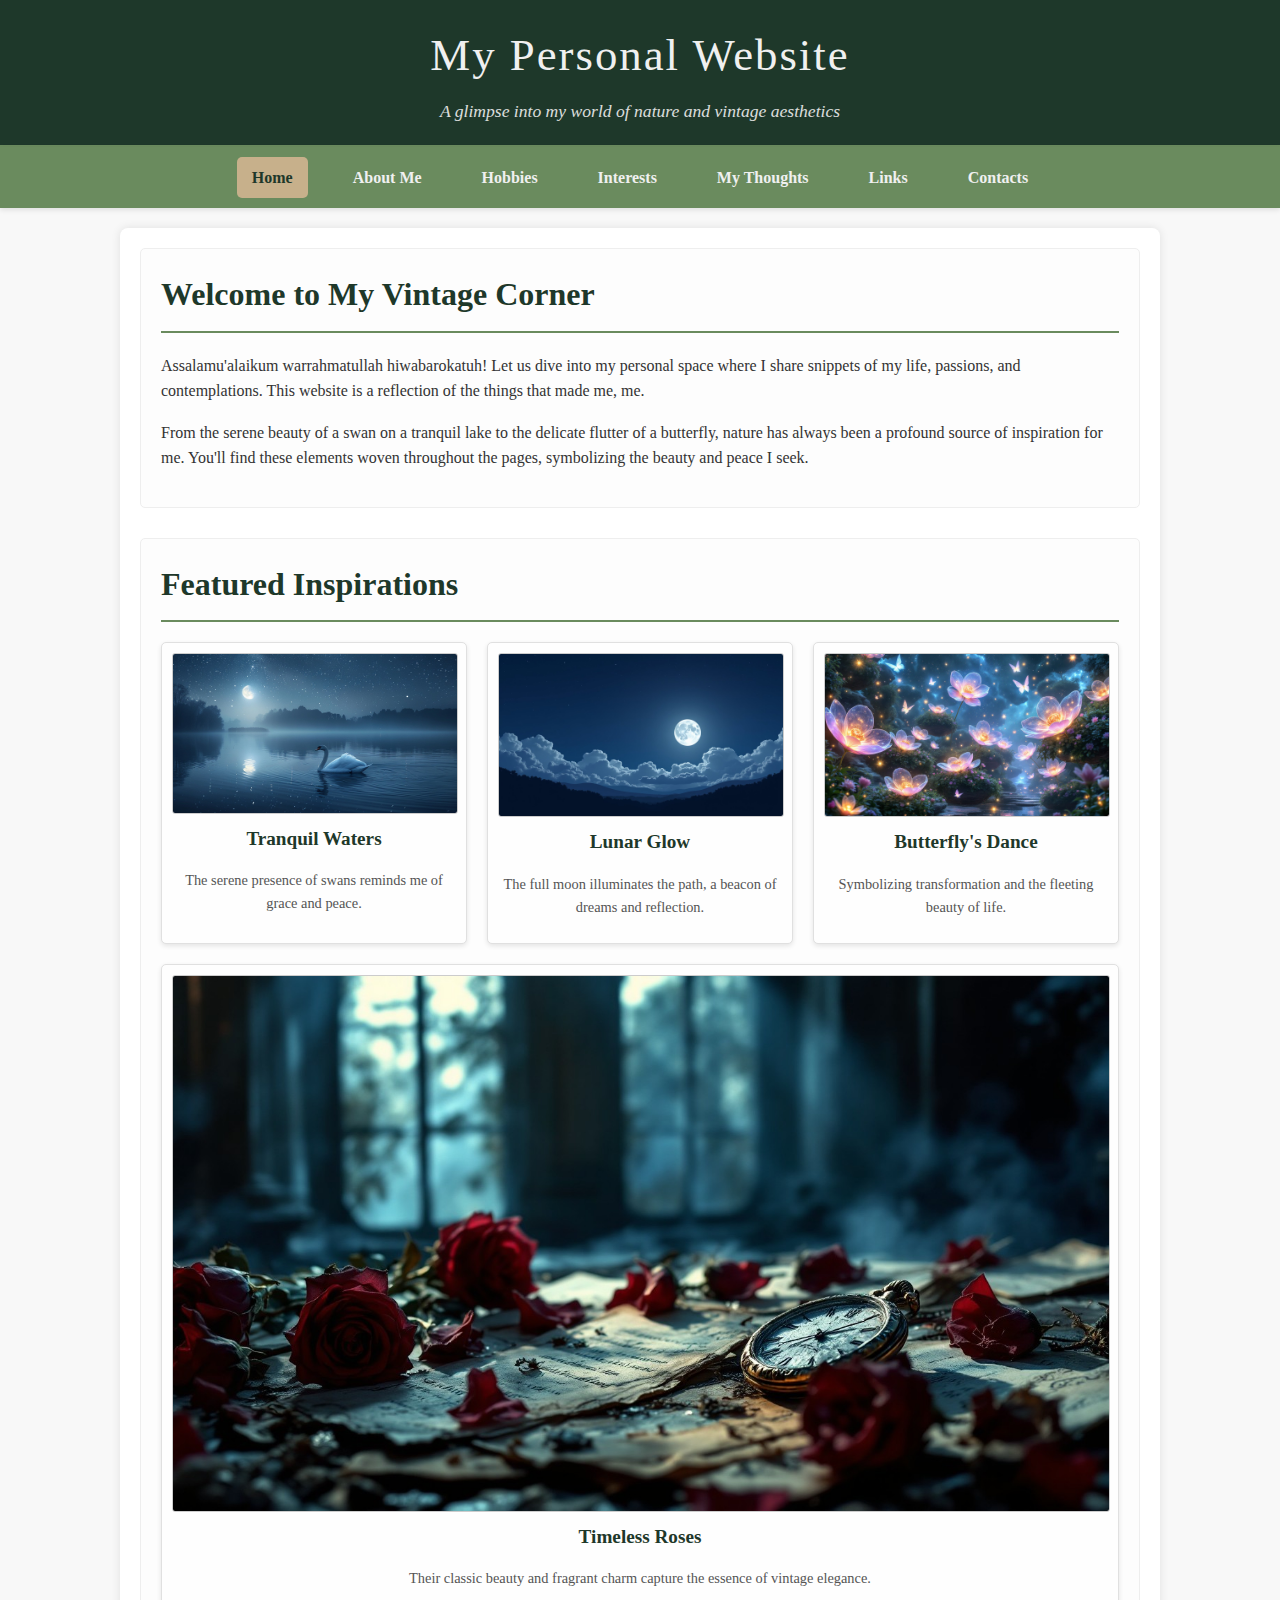
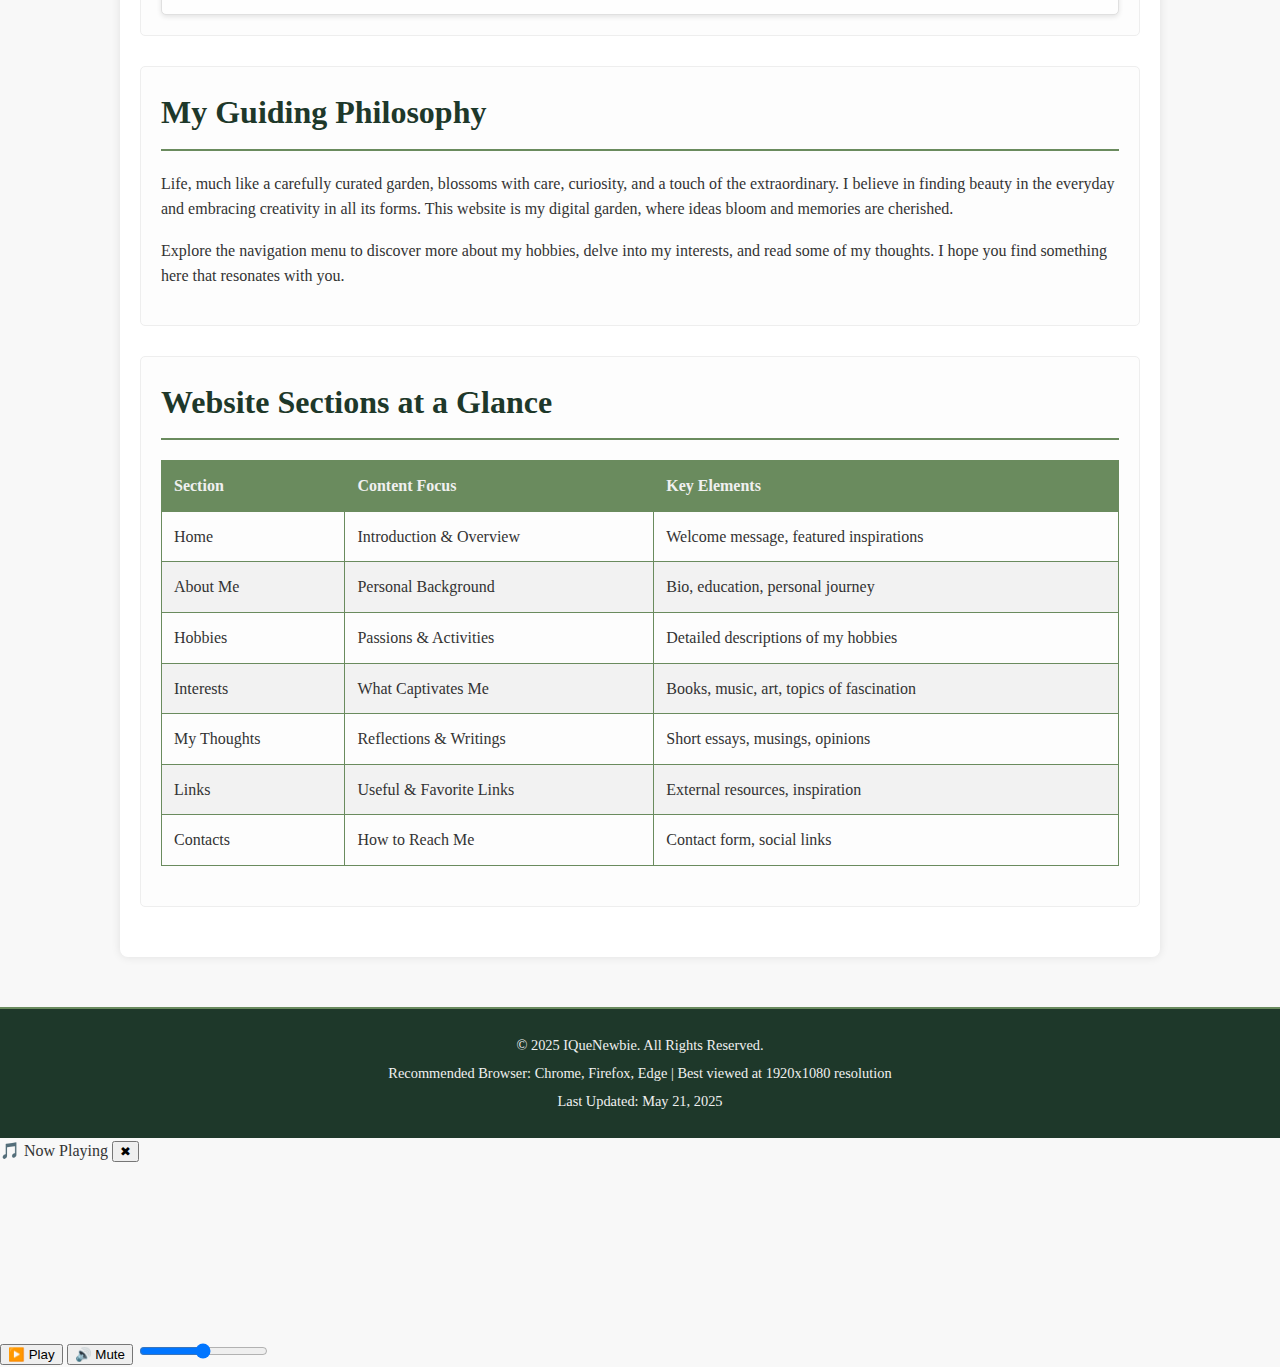
<file: index.html>
<!DOCTYPE html>
<html>
<head>
    <title>My Personal Website - Home</title>
<meta name="viewport" content="width=device-width, initial-scale=1.0">
    <style>
        /* Basic Reset & Body Styling */
        body {
            margin: 0;
            font-family: 'Georgia', serif;
            line-height: 1.6;
            color: #333; /* A soft dark color for text */
            background-color: #f8f8f8; /* Light background for contrast */
            display: flex;
            flex-direction: column;
            min-height: 100vh; /* Ensures footer is at bottom */
        }

        /* Dark Green Theme Color */
        :root {
            --dark-green: #1e382a;
            --light-green: #6a8b5e; /* Complementary light green */
            --muted-gold: #c7b08b; /* Muted gold/cream for accents */
            --dusty-rose: #a7888b; /* Optional dusty rose accent */
            --text-color: #333;
            --white-text: #f0f0f0; /* For text on dark backgrounds */
        }

        /* Header Styling */
        header {
            background-color: var(--dark-green);
            color: var(--white-text);
            padding: 20px 0;
            text-align: center;
            border-bottom: 2px solid var(--light-green);
            box-shadow: 0 2px 5px rgba(0,0,0,0.2);
        }

        header h1 {
            margin: 0;
            font-size: 2.8em;
            letter-spacing: 2px;
            font-weight: normal;
        }

        header p {
            margin: 5px 0 0;
            font-size: 1.1em;
            opacity: 0.9;
        }

        /* Navigation Styling */
        nav {
            background-color: var(--light-green);
            padding: 10px 0;
            text-align: center;
            box-shadow: 0 2px 5px rgba(0,0,0,0.1);
        }

        nav ul {
            list-style: none;
            padding: 0;
            margin: 0;
            display: flex; /* For horizontal navigation */
            justify-content: center;
            flex-wrap: wrap; /* Allows items to wrap on smaller screens */
        }

        nav ul li {
            margin: 0 15px;
        }

        nav ul li a {
            text-decoration: none;
            color: var(--white-text);
            font-weight: bold;
            padding: 8px 15px;
            display: block;
            transition: background-color 0.3s ease, color 0.3s ease;
            border-radius: 5px; /* Slightly rounded corners for buttons */
        }

        nav ul li a:hover,
        nav ul li a.active { /* 'active' class for the current page */
            background-color: var(--muted-gold);
            color: var(--dark-green);
        }

        /* Main Content Area */
        main {
            padding: 20px;
            max-width: 1000px;
            margin: 20px auto;
            background-color: #fff;
            border-radius: 8px;
            box-shadow: 0 0 10px rgba(0,0,0,0.1);
            flex-grow: 1; /* Allows main content to expand */
        }

        section {
            margin-bottom: 30px;
            padding: 20px;
            border: 1px solid #eee;
            border-radius: 5px;
            background-color: #fdfdfd;
        }

        section h2 {
            color: var(--dark-green);
            font-size: 2em;
            border-bottom: 2px solid var(--light-green);
            padding-bottom: 10px;
            margin-top: 0;
            margin-bottom: 20px;
        }

        /* Image Styling */
        .image-container {
            display: flex;
            flex-wrap: wrap;
            gap: 20px;
            justify-content: center;
            margin-top: 20px;
        }

        .image-item {
            flex: 1 1 calc(33% - 40px); /* Roughly 3 items per row on large screens */
            min-width: 280px; /* Minimum width before wrapping */
            text-align: center;
            background-color: #fefefe;
            border: 1px solid #e0e0e0;
            border-radius: 5px;
            padding: 10px;
            box-shadow: 0 2px 5px rgba(0,0,0,0.1);
            overflow: hidden; /* Ensures image doesn't break border-radius */
        }

        .image-item img {
            max-width: 100%;
            height: auto;
            display: block;
            margin: 0 auto 10px auto;
            border-radius: 3px;
            border: 1px solid #ccc; /* Subtle border for images */
            transition: transform 0.3s ease;
        }

        .image-item img:hover {
            transform: scale(1.03); /* Slight zoom on hover */
        }

        .image-item h3 {
            color: var(--dark-green);
            font-size: 1.2em;
            margin-top: 10px;
            margin-bottom: 5px;
        }

        .image-item p {
            font-size: 0.9em;
            color: #555;
        }

        /* Table Styling (for page layout, if needed, or specific data) */
        table {
            width: 100%;
            border-collapse: collapse;
            margin: 20px 0;
        }

        table, th, td {
            border: 1px solid var(--light-green);
        }

        th, td {
            padding: 12px;
            text-align: left;
        }

        th {
            background-color: var(--light-green);
            color: var(--white-text);
        }

        tr:nth-child(even) {
            background-color: #f2f2f2; /* zebra striping */
        }

        /* Footer Styling */
        footer {
            background-color: var(--dark-green);
            color: var(--white-text);
            text-align: center;
            padding: 20px;
            margin-top: 30px;
            border-top: 2px solid var(--light-green);
        }

        footer p {
            margin: 5px 0;
            font-size: 0.9em;
        }

        /* Responsive Design (Basic) */
        @media (max-width: 768px) {
            header h1 {
                font-size: 2em;
            }

            nav ul {
                flex-direction: column;
                align-items: center;
            }

            nav ul li {
                margin: 5px 0;
            }

            main {
                margin: 10px auto;
                padding: 15px;
            }

            .image-item {
                flex: 1 1 100%; /* Stack images on smaller screens */
            }
	    .justify-text {
    		text-align: justify;
	}
/* --- YouTube Miniplayer CSS --- */
#yt-miniplayer {
    position: fixed;
    bottom: 20px;
    right: 20px;
    width: 320px; /* Adjust width as needed */
    background: var(--dark-green); /* Use your theme color */
    color: var(--white-text);
    border-radius: 8px;
    box-shadow: 0 4px 12px rgba(0,0,0,0.5);
    z-index: 9999; /* Ensures it's on top of other content */
    font-family: sans-serif;
    cursor: move;
    display: flex; /* Use flexbox for layout */
    flex-direction: column;
    overflow: hidden; /* Ensures rounded corners are respected */
}

#yt-header {
    padding: 8px 15px; /* Adjust padding */
    display: flex;
    justify-content: space-between;
    align-items: center; /* Vertically align items */
    background: var(--light-green); /* Use your theme color */
    cursor: grab; /* Indicate draggable */
    font-weight: bold;
    font-size: 14px;
    user-select: none; /* Prevent text selection during drag */
}

#yt-header.dragging {
    cursor: grabbing;
}

#yt-close {
    background: none;
    color: var(--white-text);
    border: none;
    font-size: 18px; /* Slightly larger X */
    cursor: pointer;
    padding: 2px 5px; /* Padding for easier click */
    border-radius: 4px;
    transition: background-color 0.2s ease;
}
#yt-close:hover {
    background-color: rgba(255, 0, 0, 0.7); /* Red hover */
}

#yt-iframe {
    width: 100%; /* Make iframe fill its container */
    height: 180px; /* Adjust height for video */
    display: block; /* Remove extra space below iframe */
}

#yt-controls {
    padding: 10px 15px; /* Adjust padding */
    display: flex;
    justify-content: space-around; /* Distribute buttons */
    align-items: center;
    gap: 10px; /* Space between controls */
    background: var(--dark-green);
}

#yt-controls button {
    background: var(--muted-gold); /* Your theme color */
    color: var(--dark-green); /* Text color for buttons */
    border: none;
    padding: 8px 12px;
    border-radius: 5px;
    cursor: pointer;
    font-size: 1em;
    transition: background-color 0.2s ease, color 0.2s ease;
    white-space: nowrap; /* Prevent text wrap on buttons */
}

#yt-controls button:hover {
    background: var(--light-green);
    color: var(--white-text);
}

#yt-controls #yt-volume-slider { /* New volume slider style */
    width: 80px;
    height: 4px;
    background: #ccc;
    -webkit-appearance: none;
    appearance: none;
    border-radius: 2px;
    outline: none;
    cursor: pointer;
}
#yt-controls #yt-volume-slider::-webkit-slider-thumb {
    -webkit-appearance: none;
    appearance: none;
    width: 14px;
    height: 14px;
    border-radius: 50%;
    background: var(--muted-gold);
    cursor: pointer;
    box-shadow: 0 0 2px rgba(0,0,0,0.3);
}
#yt-controls #yt-volume-slider::-moz-range-thumb {
    width: 14px;
    height: 14px;
    border-radius: 50%;
    background: var(--muted-gold);
    cursor: pointer;
    box-shadow: 0 0 2px rgba(0,0,0,0.3);
}

/* Hide player when not visible */
#yt-miniplayer.hidden {
    display: none;
}


/* Footer Styling */
footer {
    background-color: var(--dark-green);
    color: var(--white-text);
    text-align: center;
    padding: 20px;
    margin-top: 30px;
    border-top: 2px solid var(--light-green);
}

footer p {
    margin: 5px 0;
    font-size: 0.9em;
}

/* Responsive Design */
@media (max-width: 768px) {
    header h1 {
        font-size: 2em;
    }

    nav ul {
        flex-direction: column;
        align-items: center;
    }

    nav ul li {
        margin: 5px 0;
    }

    main {
        margin: 10px auto;
        padding: 15px;
    }

    #yt-miniplayer { /* Adjust for smaller screens */
        width: 280px;
        bottom: 10px;
        right: 10px;
    }

    #yt-iframe {
        height: 157px; /* Maintain aspect ratio (16:9 for 280px width) */
    }

    #yt-controls button {
        padding: 6px 10px;
        font-size: 0.9em;
    }
}
        }
    </style>
</head>
<body>

    <header>
        <h1>My Personal Website</h1>
        <p><i>A glimpse into my world of nature and vintage aesthetics</i></p>
    </header>

    <nav>
        <ul>
            <li><a href="index.html" class="active">Home</a></li>
            <li><a href="about.html">About Me</a></li>
            <li><a href="hobbies.html">Hobbies</a></li>
            <li><a href="interests.html">Interests</a></li>
            <li><a href="mythoughts.html">My Thoughts</a></li>
            <li><a href="links.html">Links</a></li>
            <li><a href="contact.html">Contacts</a></li>
        </ul>
    </nav>

    <main>
        <section>
            <h2>Welcome to My Vintage Corner</h2>
            <p class="justify-text">Assalamu'alaikum warrahmatullah hiwabarokatuh! Let us dive into my personal space where I share snippets of my life, passions, and contemplations. This website is a reflection of the things that made me, me.</p>
            <p class="justify-text">From the serene beauty of a swan on a tranquil lake to the delicate flutter of a butterfly, nature has always been a profound source of inspiration for me. You'll find these elements woven throughout the pages, symbolizing the beauty and peace I seek.</p>
        </section>

        <section>
            <h2>Featured Inspirations</h2>
            <div class="image-container">
                <div class="image-item">
                    <img src="/img/swan.jpg" alt="Swan on a tranquil lake">
                    <h3>Tranquil Waters</h3>
                    <p>The serene presence of swans reminds me of grace and peace.</p>
                </div>
                <div class="image-item">
                    <img src="/image/moon.jpg" alt="Full moon in a clear night sky">
                    <h3>Lunar Glow</h3>
                    <p>The full moon illuminates the path, a beacon of dreams and reflection.</p>
                </div>
                <div class="image-item">
                    <img src="/image/butterfly.jpg" alt="Colorful butterfly on a flower">
                    <h3>Butterfly's Dance</h3>
                    <p>Symbolizing transformation and the fleeting beauty of life.</p>
                </div>
                <div class="image-item">
                    <img src="/image/roses.jpg" alt="Close-up of vintage roses">
                    <h3>Timeless Roses</h3>
                    <p>Their classic beauty and fragrant charm capture the essence of vintage elegance.</p>
                </div>
            </div>
        </section>

        <section>
            <h2>My Guiding Philosophy</h2>
            <p>Life, much like a carefully curated garden, blossoms with care, curiosity, and a touch of the extraordinary. I believe in finding beauty in the everyday and embracing creativity in all its forms. This website is my digital garden, where ideas bloom and memories are cherished.</p>
            <p>Explore the navigation menu to discover more about my hobbies, delve into my interests, and read some of my thoughts. I hope you find something here that resonates with you.</p>
        </section>

        <section>
            <h2>Website Sections at a Glance</h2>
            <table>
                <thead>
                    <tr>
                        <th>Section</th>
                        <th>Content Focus</th>
                        <th>Key Elements</th>
                    </tr>
                </thead>
                <tbody>
                    <tr>
                        <td>Home</td>
                        <td>Introduction & Overview</td>
                        <td>Welcome message, featured inspirations</td>
                    </tr>
                    <tr>
                        <td>About Me</td>
                        <td>Personal Background</td>
                        <td>Bio, education, personal journey</td>
                    </tr>
                    <tr>
                        <td>Hobbies</td>
                        <td>Passions & Activities</td>
                        <td>Detailed descriptions of my hobbies</td>
                    </tr>
                    <tr>
                        <td>Interests</td>
                        <td>What Captivates Me</td>
                        <td>Books, music, art, topics of fascination</td>
                    </tr>
                    <tr>
                        <td>My Thoughts</td>
                        <td>Reflections & Writings</td>
                        <td>Short essays, musings, opinions</td>
                    </tr>
                    <tr>
                        <td>Links</td>
                        <td>Useful & Favorite Links</td>
                        <td>External resources, inspiration</td>
                    </tr>
                    <tr>
                        <td>Contacts</td>
                        <td>How to Reach Me</td>
                        <td>Contact form, social links</td>
                    </tr>
                </tbody>
            </table>
        </section>

    </main>

    <footer>
        <p>&copy; 2025 IQueNewbie. All Rights Reserved.</p>
        <p>Recommended Browser: Chrome, Firefox, Edge | Best viewed at 1920x1080 resolution</p>
        <p>Last Updated: May 21, 2025</p>
    </footer>
<div id="yt-miniplayer">
        <div id="yt-header">
            🎵 Now Playing
            <button id="yt-close">✖</button>
        </div>
        <iframe
            id="yt-iframe"
            width="300"
            height="170"
            src="https://www.youtube.com/embed/hlWiI4xVXKY?si=gNlT7GOKb8JkPAh0"
            title="YouTube video player"
            frameborder="0"
            allow="accelerometer; autoplay; clipboard-write; encrypted-media; gyroscope; picture-in-picture; web-share"
            allowfullscreen
        ></iframe>
        <div id="yt-controls">
            <button id="yt-play-pause">▶️ Play</button>
            <button id="yt-mute">🔊 Mute</button>
            <input type="range" id="yt-volume-slider" min="0" max="100" value="50">
        </div>
    </div>

    <script src="https://www.youtube.com/iframe_api"></script>

    <script>
        const player = document.getElementById('yt-miniplayer');
        const header = document.getElementById('yt-header');
        const closeBtn = document.getElementById('yt-close');
        const playPauseBtn = document.getElementById('yt-play-pause');
        const muteBtn = document.getElementById('yt-mute');
        const volumeSlider = document.getElementById('yt-volume-slider');
        const ytIframe = document.getElementById('yt-iframe'); // Get iframe itself

        let isDragging = false, offsetX, offsetY;
        let ytPlayer; // Will hold the YT.Player object

        const PLAYER_STATE_KEY_YT = 'ytMiniPlayerState';

        // --- Persistence (Local Storage) ---
        function savePlayerStateYT() {
            if (!ytPlayer) return; // Ensure player is initialized
            const state = {
                isPlaying: ytPlayer.getPlayerState() === YT.PlayerState.PLAYING,
                isMuted: ytPlayer.isMuted(),
                volume: ytPlayer.getVolume(),
                isVisible: !player.classList.contains('hidden'),
                left: player.style.left,
                top: player.style.top,
                right: player.style.right,
                bottom: player.style.bottom
            };
            localStorage.setItem(PLAYER_STATE_KEY_YT, JSON.stringify(state));
        }

        function loadPlayerStateYT() {
            const savedState = localStorage.getItem(PLAYER_STATE_KEY_YT);
            if (savedState) {
                const state = JSON.parse(savedState);

                // Set position
                if (state.left && state.top) {
                    player.style.left = state.left;
                    player.style.top = state.top;
                    player.style.right = 'auto'; // Clear right/bottom if left/top set
                    player.style.bottom = 'auto';
                } else if (state.right && state.bottom) {
                     player.style.right = state.right;
                     player.style.bottom = state.bottom;
                     player.style.left = 'auto';
                     player.style.top = 'auto';
                }


                if (!state.isVisible) {
                    player.classList.add('hidden');
                } else {
                    player.classList.remove('hidden');
                }

                // Volume and mute will be applied in onPlayerReady after API is ready
                // Playback state is also handled there or in onPlayerStateChange
            } else {
                // Default initial position if no state is saved
                player.style.bottom = '20px';
                player.style.right = '20px';
                player.classList.remove('hidden'); // Ensure visible by default
            }
        }

        // --- Dragging Logic ---
        header.addEventListener('mousedown', (e) => {
            // Prevent dragging if clicking on the close button or controls
            if (e.target.closest('#yt-close') || e.target.closest('#yt-controls')) {
                return;
            }
            isDragging = true;
            header.classList.add('dragging'); // Add dragging class to header for cursor change
            player.classList.add('dragging'); // Add dragging class to container for opacity
            offsetX = e.clientX - player.getBoundingClientRect().left; // Use getBoundingClientRect for accurate position
            offsetY = e.clientY - player.getBoundingClientRect().top;
        });

        document.addEventListener('mouseup', () => {
            if (isDragging) {
                isDragging = false;
                header.classList.remove('dragging');
                player.classList.remove('dragging');
                savePlayerStateYT(); // Save position after drag ends
            }
        });

        document.addEventListener('mousemove', (e) => {
            if (!isDragging) return;
            e.preventDefault(); // Prevent text selection etc.

            // Constrain within viewport
            let newLeft = e.clientX - offsetX;
            let newTop = e.clientY - offsetY;

            const viewportWidth = window.innerWidth || document.documentElement.clientWidth;
            const viewportHeight = window.innerHeight || document.documentElement.clientHeight;
            const playerWidth = player.offsetWidth;
            const playerHeight = player.offsetHeight;

            newLeft = Math.max(0, Math.min(newLeft, viewportWidth - playerWidth));
            newTop = Math.max(0, Math.min(newTop, viewportHeight - playerHeight));

            player.style.left = newLeft + 'px';
            player.style.top = newTop + 'px';
            // Clear right/bottom once dragged
            player.style.right = 'auto';
            player.style.bottom = 'auto';
        });

        // --- Close Button ---
        closeBtn.addEventListener('click', () => {
            if (ytPlayer) {
                ytPlayer.pauseVideo(); // Pause video when closing
            }
            player.classList.add('hidden');
            savePlayerStateYT(); // Save state as hidden
        });

        // --- YouTube API Loading and Initialization ---
        // This function is called automatically by the YouTube IFrame Player API
        function onYouTubeIframeAPIReady() {
            // Check if iframe is actually rendered and available
            if (!ytIframe) {
                console.error("YouTube iframe element not found!");
                return;
            }

            ytPlayer = new YT.Player('yt-iframe', {
                events: {
                    'onReady': onPlayerReady,
                    'onStateChange': onPlayerStateChange
                },
                playerVars: {
                    'autoplay': 1, // Attempt to autoplay
                    'controls': 0, // Hide YouTube's native controls
                    'loop': 1, // Loop the video
                    'playlist': 'l3G_D2n_P_8', // Crucial for looping a single video ID
                    'modestbranding': 1, // Reduces YouTube logo
                    'rel': 0 // Prevents related videos at the end
                }
            });
        }

        function onPlayerReady(event) {
            const savedState = localStorage.getItem(PLAYER_STATE_KEY_YT);
            let state;
            if (savedState) {
                state = JSON.parse(savedState);
            }

            // Apply saved volume/mute or default
            if (state && state.volume !== undefined) {
                ytPlayer.setVolume(state.volume);
                volumeSlider.value = state.volume;
            } else {
                ytPlayer.setVolume(50); // Default volume to 50%
                volumeSlider.value = 50;
            }

            if (state && state.isMuted !== undefined) {
                if (state.isMuted) {
                    ytPlayer.mute();
                    muteBtn.textContent = '🔇 Unmute';
                } else {
                    ytPlayer.unMute();
                    muteBtn.textContent = '🔊 Mute';
                }
            } else {
                ytPlayer.unMute(); // Default to unmuted
                muteBtn.textContent = '🔊 Mute';
            }

            // Attempt to play based on saved state, but browser might block autoplay with sound
            if (state && state.isPlaying) {
                // Attempt to play. Browser might prevent if no user interaction.
                event.target.playVideo().catch(e => console.log("YouTube autoplay blocked:", e));
                playPauseBtn.textContent = '⏸️ Pause';
            } else {
                event.target.pauseVideo();
                playPauseBtn.textContent = '▶️ Play';
            }

            savePlayerStateYT(); // Save the initial state applied
        }

        function onPlayerStateChange(event) {
            if (event.data === YT.PlayerState.PLAYING) {
                playPauseBtn.textContent = '⏸️ Pause';
            } else {
                playPauseBtn.textContent = '▶️ Play';
            }
            savePlayerStateYT();
        }

        // --- Miniplayer Controls ---
        playPauseBtn.addEventListener('click', () => {
            if (!ytPlayer) return;
            const playerState = ytPlayer.getPlayerState();
            if (playerState === YT.PlayerState.PLAYING || playerState === YT.PlayerState.BUFFERING) {
                ytPlayer.pauseVideo();
            } else {
                ytPlayer.playVideo().catch(e => console.log("YouTube play blocked:", e));
            }
        });

        muteBtn.addEventListener('click', () => {
            if (!ytPlayer) return;
            if (ytPlayer.isMuted()) {
                ytPlayer.unMute();
                muteBtn.textContent = '🔊 Mute';
            } else {
                ytPlayer.mute();
                muteBtn.textContent = '🔇 Unmute';
            }
        });

        volumeSlider.addEventListener('input', () => {
            if (!ytPlayer) return;
            const volume = parseInt(volumeSlider.value);
            ytPlayer.setVolume(volume);
            if (volume > 0 && ytPlayer.isMuted()) {
                ytPlayer.unMute(); // Unmute if volume is increased from 0 while muted
                muteBtn.textContent = '🔊 Mute';
            } else if (volume === 0 && !ytPlayer.isMuted()) {
                ytPlayer.mute(); // Mute if volume is set to 0
                muteBtn.textContent = '🔇 Unmute';
            }
        });

        // Load initial player state on page load (position and visibility)
        document.addEventListener('DOMContentLoaded', loadPlayerStateYT);

        // No need to dynamically append YouTube API script if it's already a script tag in HTML
        // You have src="https://www.youtube.com/iframe_api" directly in the HTML now, which is fine.
        // If you were using the old code that dynamically appended, you'd keep that.
    </script>
</body>
</html>
</file>
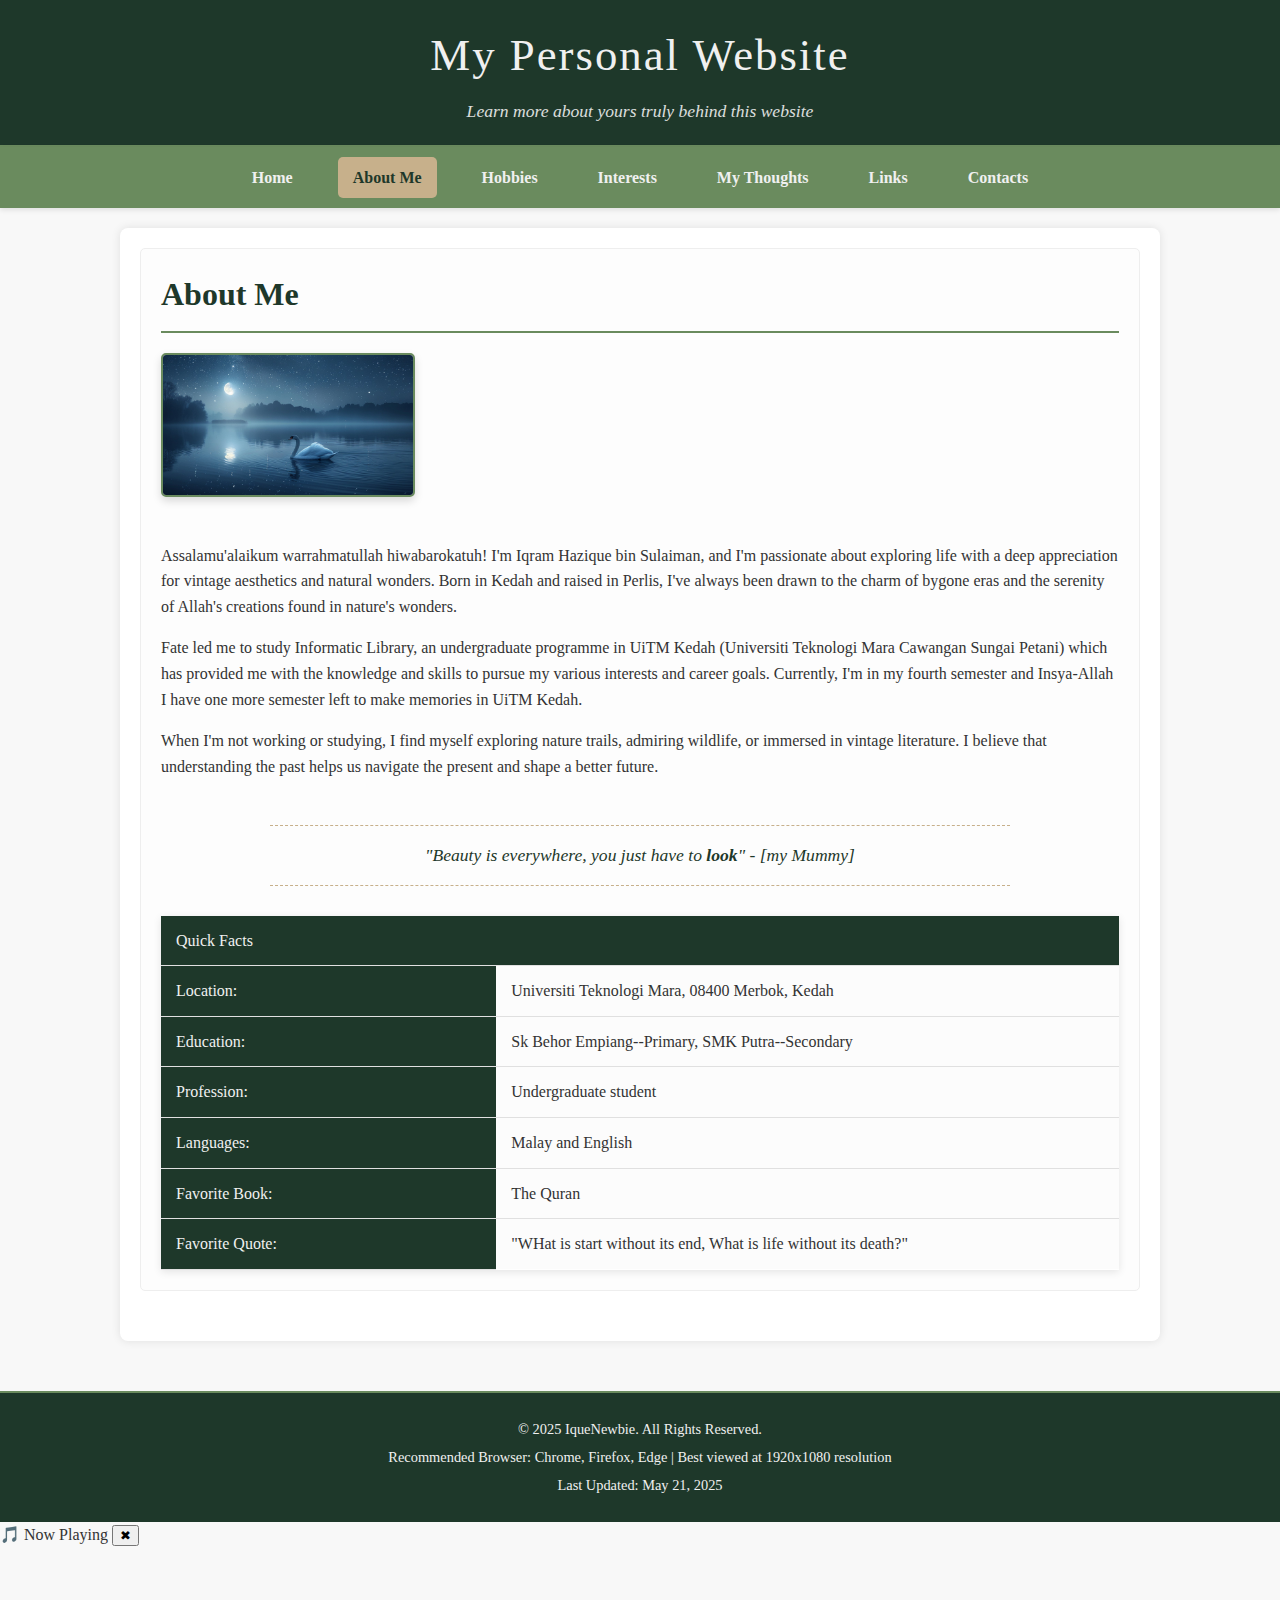
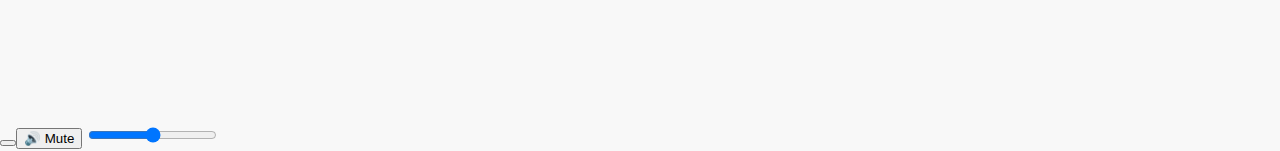
<file: about.html>
<!DOCTYPE html>
<html>

    <title>My Personal Website - About Me</title>

    <style>
        /* Basic Reset & Body Styling */
        body {
            margin: 0;
            font-family: 'Georgia', serif;
            line-height: 1.6;
            color: #333; /* A soft dark color for text */
            background-color: #f8f8f8; /* Light background for contrast */
            display: flex;
            flex-direction: column;
            min-height: 100vh; /* Ensures footer is at bottom */
        }

        /* Dark Green Theme Color */
        :root {
            --dark-green: #1e382a;
            --light-green: #6a8b5e; /* Complementary light green */
            --muted-gold: #c7b08b; /* Muted gold/cream for accents */
            --dusty-rose: #a7888b; /* Optional dusty rose accent */
            --text-color: #333;
            --white-text: #f0f0f0; /* For text on dark backgrounds */
        }

        /* Header Styling */
        header {
            background-color: var(--dark-green);
            color: var(--white-text);
            padding: 20px 0;
            text-align: center;
            border-bottom: 2px solid var(--light-green);
            box-shadow: 0 2px 5px rgba(0,0,0,0.2);
        }

        header h1 {
            margin: 0;
            font-size: 2.8em;
            letter-spacing: 2px;
            font-weight: normal;
        }

        header p {
            margin: 5px 0 0;
            font-size: 1.1em;
            opacity: 0.9;
        }

        /* Navigation Styling */
        nav {
            background-color: var(--light-green);
            padding: 10px 0;
            text-align: center;
            box-shadow: 0 2px 5px rgba(0,0,0,0.1);
        }

        nav ul {
            list-style: none;
            padding: 0;
            margin: 0;
            display: flex; /* For horizontal navigation */
            justify-content: center;
            flex-wrap: wrap; /* Allows items to wrap on smaller screens */
        }

        nav ul li {
            margin: 0 15px;
        }

        nav ul li a {
            text-decoration: none;
            color: var(--white-text);
            font-weight: bold;
            padding: 8px 15px;
            display: block;
            transition: background-color 0.3s ease, color 0.3s ease;
            border-radius: 5px; /* Slightly rounded corners for buttons */
        }

        nav ul li a:hover,
        nav ul li a.active { /* 'active' class for the current page */
            background-color: var(--muted-gold);
            color: var(--dark-green);
        }

        /* Main Content Area */
        main {
            padding: 20px;
            max-width: 1000px;
            margin: 20px auto;
            background-color: #fff;
            border-radius: 8px;
            box-shadow: 0 0 10px rgba(0,0,0,0.1);
            flex-grow: 1; /* Allows main content to expand */
        }

        section {
            margin-bottom: 30px;
            padding: 20px;
            border: 1px solid #eee;
            border-radius: 5px;
            background-color: #fdfdfd;
        }

        section h2 {
            color: var(--dark-green);
            font-size: 2em;
            border-bottom: 2px solid var(--light-green);
            padding-bottom: 10px;
            margin-top: 0;
            margin-bottom: 20px;
        }

        /* Image Styling (for personal photo) */
        .profile-section {
            display: flex;
            flex-wrap: wrap; /* Allows image and text to wrap */
            gap: 30px; /* Space between image and text */
            align-items: flex-start; /* Align text to top of image */
        }

        .profile-image {
            flex-shrink: 0; /* Prevent image from shrinking */
            width: 250px; /* Fixed width for the image as in example */
            height: auto;
            border-radius: 5px;
            border: 2px solid var(--light-green); /* Border around image */
            box-shadow: 0 4px 8px rgba(0,0,0,0.15);
            object-fit: cover; /* Ensures image covers area without distortion */
            transition: transform 0.3s ease;
        }

        .profile-image:hover {
            transform: scale(1.02);
        }

        .profile-text {
            flex-grow: 1; /* Allows text to take remaining space */
            min-width: 300px; /* Minimum width for text before wrapping */
        }

        .quote-box {
            font-style: italic;
            text-align: center;
            margin: 30px auto; /* Centered with margin */
            padding: 15px 20px;
            border-top: 1px dashed var(--muted-gold);
            border-bottom: 1px dashed var(--muted-gold);
            color: var(--dark-green);
            max-width: 700px; /* Control width of quote box */
            font-size: 1.1em;
        }

        /* Quick Facts Table Styling */
        .quick-facts-table {
            width: 100%;
            border-collapse: collapse;
            margin-top: 25px;
            box-shadow: 0 2px 8px rgba(0,0,0,0.1);
            background-color: #fff; /* White background for the table */
        }

        .quick-facts-table th,
        .quick-facts-table td {
            padding: 12px 15px;
            text-align: left;
            border-bottom: 1px solid #e0e0e0; /* Lighter border for facts table */
        }

        .quick-facts-table th {
            background-color: var(--dark-green); /* Dark green header */
            color: var(--white-text);
            width: 35%; /* Adjust width for the labels */
            font-weight: normal; /* Less bold for a vintage feel */
        }

        .quick-facts-table tr:last-child td {
            border-bottom: none; /* No border for the last row */
        }

        .quick-facts-table td {
            background-color: #fcfcfc;
        }

        /* Footer Styling */
        footer {
            background-color: var(--dark-green);
            color: var(--white-text);
            text-align: center;
            padding: 20px;
            margin-top: 30px;
            border-top: 2px solid var(--light-green);
        }

        footer p {
            margin: 5px 0;
            font-size: 0.9em;
        }

        /* Responsive Design */
        @media (max-width: 768px) {
            header h1 {
                font-size: 2em;
            }

            nav ul {
                flex-direction: column;
                align-items: center;
            }

            nav ul li {
                margin: 5px 0;
            }

            main {
                margin: 10px auto;
                padding: 15px;
            }

            .profile-section {
                flex-direction: column; /* Stack image and text vertically */
                align-items: center;
                text-align: center;
            }

            .profile-image {
                width: 70%; /* Make image larger on small screens */
                max-width: 250px; /* Cap its max size */
            }

            .quick-facts-table th,
            .quick-facts-table td {
                display: block; /* Stack table headers and data */
                width: 100%;
                text-align: center;
                padding: 8px 10px;
            }

            .quick-facts-table th {
                background-color: var(--light-green); /* Lighter background for stacked headers */
            }

            .quick-facts-table td {
                border-bottom: 1px solid #eee;
            }
	    
        }
    </style>
</head>
<body>

    <header>
        <h1>My Personal Website</h1>
        <p><i>Learn more about yours truly behind this website</i></p>
    </header>
    <nav>
        <ul>
            <li><a href="index.html">Home</a></li>
            <li><a href="about.html" class="active">About Me</a></li>
            <li><a href="hobbies.html">Hobbies</a></li>
            <li><a href="interests.html">Interests</a></li>
            <li><a href="mythoughts.html">My Thoughts</a></li>
            <li><a href="links.html">Links</a></li>
            <li><a href="contact.html">Contacts</a></li>
        </ul>
    </nav>

    <main>
        <section>
            <h2>About Me</h2>
            <div class="profile-section">
                <img src="/img/swan.jpg" alt="My Profile Picture" class="profile-image">

                <div class="profile-text">
                    <p class="justify-text">Assalamu'alaikum warrahmatullah hiwabarokatuh! I'm Iqram Hazique bin Sulaiman, and I'm passionate about exploring life with a deep appreciation for vintage aesthetics and natural wonders. Born in Kedah and raised in Perlis, I've always been drawn to the charm of bygone eras and the serenity of Allah's creations found in nature's wonders.</p>
                    <p class="justify-text">Fate led me to study Informatic Library, an undergraduate programme in UiTM Kedah (Universiti Teknologi Mara Cawangan Sungai Petani) which has provided me with the knowledge and skills to pursue my various interests and career goals. Currently, I'm in my fourth semester and Insya-Allah I have one more semester left to make memories in UiTM Kedah.</p>
                    <p class="justify-text">When I'm not working or studying, I find myself exploring nature trails, admiring wildlife, or immersed in vintage literature. I believe that understanding the past helps us navigate the present and shape a better future.</p>
                </div>
            </div>

            <div class="quote-box">
                "Beauty is everywhere, you just have to <b>look</b>" - [my Mummy]
            </div>

            <table class="quick-facts-table">
                <thead>
                    <tr>
                        <th colspan="2">Quick Facts</th>
                    </tr>
                </thead>
                <tbody>
                    <tr>
                        <th>Location:</th>
                        <td>Universiti Teknologi Mara, 08400 Merbok, Kedah</td>
                    </tr>
                    <tr>
                        <th>Education:</th>
                        <td>Sk Behor Empiang--Primary, SMK Putra--Secondary</td>
                    </tr>
                    <tr>
                        <th>Profession:</th>
                        <td>Undergraduate student</td>
                    </tr>
                    <tr>
                        <th>Languages:</th>
                        <td>Malay and English</td>
                    </tr>
                    <tr>
                        <th>Favorite Book:</th>
                        <td>The Quran</td>
                    </tr>
                    <tr>
                        <th>Favorite Quote:</th>
                        <td>"WHat is start without its end, What is life without its death?"</td>
                    </tr>
                </tbody>
            </table>
        </section>
    </main>

    <footer>
        <p>&copy; 2025 IqueNewbie. All Rights Reserved.</p>
        <p>Recommended Browser: Chrome, Firefox, Edge | Best viewed at 1920x1080 resolution</p>
        <p>Last Updated: May 21, 2025</p>
    </footer>
<div id="yt-miniplayer">
    <div id="yt-header">
        🎵 Now Playing
        <button id="yt-close">✖</button>
    </div>
    <iframe
        id="yt-iframe"
        width="300"
        height="170"
        src="https://www.youtube.com/embed/l3G_D2n_P_8?enablejsapi=1&autoplay=1&controls=0&loop=1&playlist=l3G_D2n_P_8"
        title="YouTube video player"
        frameborder="0"
        allow="accelerometer; autoplay; clipboard-write; encrypted-media; gyroscope; picture-in-picture; web-share"
        allowfullscreen
    ></iframe>
    <div id="yt-controls">
        <button id="yt-play-pause"▶️ Play</button>
        <button id="yt-mute">🔊 Mute</button>
        <input type="range" id="yt-volume-slider" min="0" max="100" value="50">
    </div>
</div>

<script src="https://www.youtube.com/iframe_api"></script>

<script>
    const player = document.getElementById('yt-miniplayer');
    const header = document.getElementById('yt-header');
    const closeBtn = document.getElementById('yt-close');
    const playPauseBtn = document.getElementById('yt-play-pause');
    const muteBtn = document.getElementById('yt-mute');
    const volumeSlider = document.getElementById('yt-volume-slider');
    const ytIframe = document.getElementById('yt-iframe');

    let isDragging = false, offsetX, offsetY;
    let ytPlayer; // Will hold the YT.Player object

    const PLAYER_STATE_KEY_YT = 'ytMiniPlayerState';

    // --- Persistence (Local Storage) ---
    function savePlayerStateYT() {
        if (!ytPlayer) return; // Ensure player is initialized
        const state = {
            isPlaying: ytPlayer.getPlayerState() === YT.PlayerState.PLAYING,
            isMuted: ytPlayer.isMuted(),
            volume: ytPlayer.getVolume(),
            isVisible: !player.classList.contains('hidden'),
            left: player.style.left,
            top: player.style.top,
            right: player.style.right,
            bottom: player.style.bottom
        };
        localStorage.setItem(PLAYER_STATE_KEY_YT, JSON.stringify(state));
    }

    function loadPlayerStateYT() {
        const savedState = localStorage.getItem(PLAYER_STATE_KEY_YT);
        if (savedState) {
            const state = JSON.parse(savedState);

            // Set position
            if (state.left && state.top) {
                player.style.left = state.left;
                player.style.top = state.top;
                player.style.right = 'auto'; // Clear right/bottom if left/top set
                player.style.bottom = 'auto';
            } else if (state.right && state.bottom) {
                 player.style.right = state.right;
                 player.style.bottom = state.bottom;
                 player.style.left = 'auto';
                 player.style.top = 'auto';
            }

            if (!state.isVisible) {
                player.classList.add('hidden');
            } else {
                player.classList.remove('hidden');
            }

            // Volume and mute will be applied in onPlayerReady after API is ready
            // Playback state is also handled there or in onPlayerStateChange
        } else {
            // Default initial position if no state is saved
            player.style.bottom = '20px';
            player.style.right = '20px';
            player.classList.remove('hidden'); // Ensure visible by default
        }
    }

    // --- Dragging Logic ---
    header.addEventListener('mousedown', (e) => {
        // Prevent dragging if clicking on the close button
        if (e.target.closest('#yt-close') || e.target.closest('#yt-controls')) {
            return;
        }
        isDragging = true;
        header.classList.add('dragging'); // Add dragging class to header for cursor change
        player.classList.add('dragging'); // Add dragging class to container for opacity
        offsetX = e.clientX - player.getBoundingClientRect().left; // Use getBoundingClientRect for accurate position
        offsetY = e.clientY - player.getBoundingClientRect().top;
    });

    document.addEventListener('mouseup', () => {
        if (isDragging) {
            isDragging = false;
            header.classList.remove('dragging');
            player.classList.remove('dragging');
            savePlayerStateYT(); // Save position after drag ends
        }
    });

    document.addEventListener('mousemove', (e) => {
        if (!isDragging) return;
        e.preventDefault(); // Prevent text selection etc.

        // Constrain within viewport
        let newLeft = e.clientX - offsetX;
        let newTop = e.clientY - offsetY;

        const viewportWidth = window.innerWidth || document.documentElement.clientWidth;
        const viewportHeight = window.innerHeight || document.documentElement.clientHeight;
        const playerWidth = player.offsetWidth;
        const playerHeight = player.offsetHeight;

        newLeft = Math.max(0, Math.min(newLeft, viewportWidth - playerWidth));
        newTop = Math.max(0, Math.min(newTop, viewportHeight - playerHeight));

        player.style.left = newLeft + 'px';
        player.style.top = newTop + 'px';
        // Clear right/bottom once dragged
        player.style.right = 'auto';
        player.style.bottom = 'auto';
    });

    // --- Close Button ---
    closeBtn.addEventListener('click', () => {
        if (ytPlayer) {
            ytPlayer.pauseVideo(); // Pause video when closing
        }
        player.classList.add('hidden');
        savePlayerStateYT(); // Save state as hidden
    });

    // --- YouTube API Loading and Initialization ---
    // This function is called automatically by the YouTube IFrame Player API
    function onYouTubeIframeAPIReady() {
        // Check if iframe is actually rendered and available
        if (!ytIframe) {
            console.error("YouTube iframe element not found!");
            return;
        }

        ytPlayer = new YT.Player('yt-iframe', {
            events: {
                'onReady': onPlayerReady,
                'onStateChange': onPlayerStateChange
            },
            playerVars: {
                'autoplay': 1, // Attempt to autoplay
                'controls': 0, // Hide YouTube's native controls
                'loop': 1, // Loop the video
                'playlist': 'l3G_D2n_P_8', // Crucial for looping a single video ID
                'modestbranding': 1, // Reduces YouTube logo
                'rel': 0 // Prevents related videos at the end
            }
        });
    }

    function onPlayerReady(event) {
        const savedState = localStorage.getItem(PLAYER_STATE_KEY_YT);
        let state;
        if (savedState) {
            state = JSON.parse(savedState);
        }

        // Apply saved volume/mute or default
        if (state && state.volume !== undefined) {
            ytPlayer.setVolume(state.volume);
            volumeSlider.value = state.volume;
        } else {
            ytPlayer.setVolume(50); // Default volume to 50%
            volumeSlider.value = 50;
        }

        if (state && state.isMuted !== undefined) {
            if (state.isMuted) {
                ytPlayer.mute();
                muteBtn.textContent = '🔇 Unmute';
            } else {
                ytPlayer.unMute();
                muteBtn.textContent = '🔊 Mute';
            }
        } else {
            ytPlayer.unMute(); // Default to unmuted
            muteBtn.textContent = '🔊 Mute';
        }

        // Attempt to play based on saved state, but browser might block autoplay with sound
        if (state && state.isPlaying) {
            // Attempt to play. Browser might prevent if no user interaction.
            event.target.playVideo().catch(e => console.log("YouTube autoplay blocked:", e));
            playPauseBtn.textContent = '⏸️ Pause';
        } else {
            event.target.pauseVideo();
            playPauseBtn.textContent = '▶️ Play';
        }

        savePlayerStateYT(); // Save the initial state applied
    }

    function onPlayerStateChange(event) {
        if (event.data === YT.PlayerState.PLAYING) {
            playPauseBtn.textContent = '⏸️ Pause';
        } else {
            playPauseBtn.textContent = '▶️ Play';
        }
        savePlayerStateYT();
    }

    // --- Miniplayer Controls ---
    playPauseBtn.addEventListener('click', () => {
        if (!ytPlayer) return;
        const playerState = ytPlayer.getPlayerState();
        if (playerState === YT.PlayerState.PLAYING || playerState === YT.PlayerState.BUFFERING) {
            ytPlayer.pauseVideo();
        } else {
            ytPlayer.playVideo().catch(e => console.log("YouTube play blocked:", e));
        }
    });

    muteBtn.addEventListener('click', () => {
        if (!ytPlayer) return;
        if (ytPlayer.isMuted()) {
            ytPlayer.unMute();
            muteBtn.textContent = '🔊 Mute';
        } else {
            ytPlayer.mute();
            muteBtn.textContent = '🔇 Unmute';
        }
    });

    volumeSlider.addEventListener('input', () => {
        if (!ytPlayer) return;
        const volume = parseInt(volumeSlider.value);
        ytPlayer.setVolume(volume);
        if (volume > 0 && ytPlayer.isMuted()) {
            ytPlayer.unMute(); // Unmute if volume is increased from 0 while muted
            muteBtn.textContent = '🔊 Mute';
        } else if (volume === 0 && !ytPlayer.isMuted()) {
            ytPlayer.mute(); // Mute if volume is set to 0
            muteBtn.textContent = '🔇 Unmute';
        }
    });

    // Load initial player state on page load (position and visibility)
    document.addEventListener('DOMContentLoaded', loadPlayerStateYT);

    // No need to dynamically append YouTube API script if it's already a script tag in HTML
    // You have src="https://www.youtube.com/iframe_api" directly in the HTML now, which is fine.
    // If you were using the old code that dynamically appended, you'd keep that.
</script>
</body>
</html>
</file>
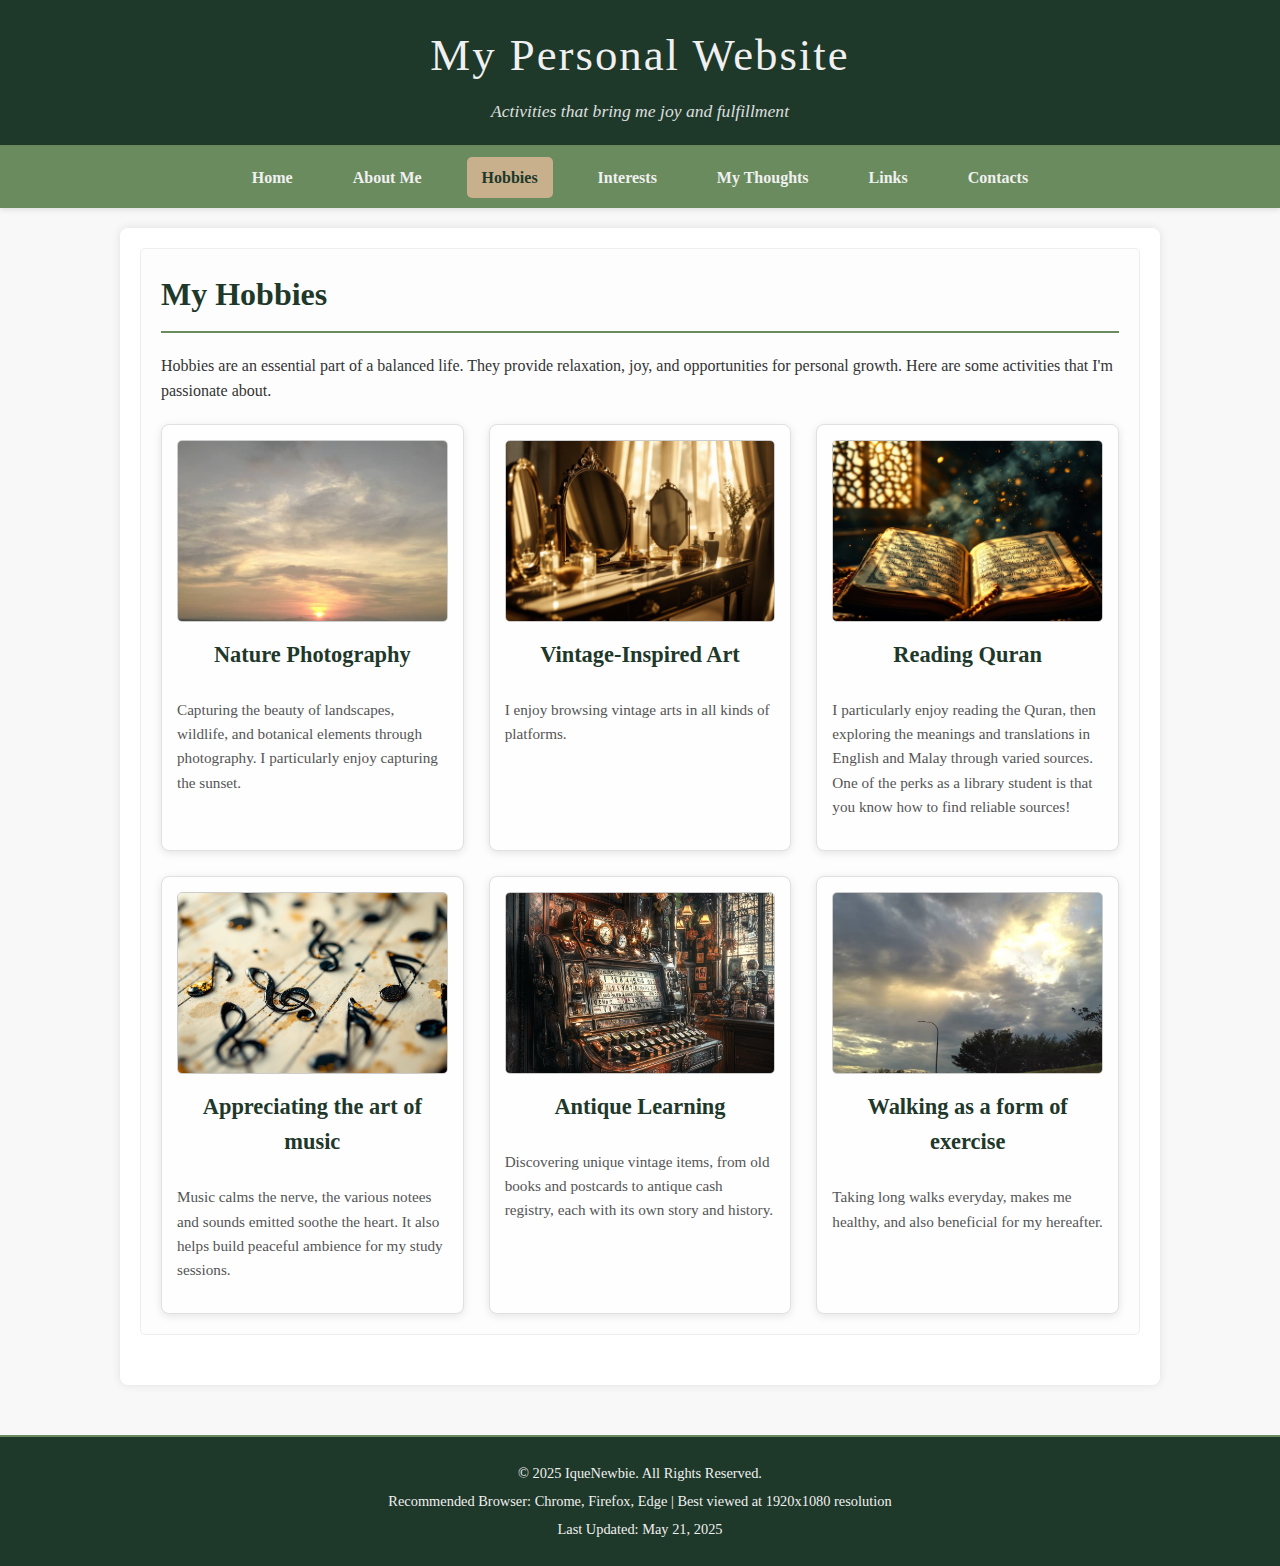
<file: hobbies.html>
<!DOCTYPE html>
<html>
<head>

    <title>My Personal Website - Hobbies</title>

    <style>
        /* Basic Reset & Body Styling */
        body {
            margin: 0;
            font-family: 'Georgia', serif;
            line-height: 1.6;
            color: #333; /* A soft dark color for text */
            background-color: #f8f8f8; /* Light background for contrast */
            display: flex;
            flex-direction: column;
            min-height: 100vh; /* Ensures footer is at bottom */
        }

        /* Dark Green Theme Color */
        :root {
            --dark-green: #1e382a;
            --light-green: #6a8b5e; /* Complementary light green */
            --muted-gold: #c7b08b; /* Muted gold/cream for accents */
            --dusty-rose: #a7888b; /* Optional dusty rose accent */
            --text-color: #333;
            --white-text: #f0f0f0; /* For text on dark backgrounds */
        }

        /* Header Styling */
        header {
            background-color: var(--dark-green);
            color: var(--white-text);
            padding: 20px 0;
            text-align: center;
            border-bottom: 2px solid var(--light-green);
            box-shadow: 0 2px 5px rgba(0,0,0,0.2);
        }

        header h1 {
            margin: 0;
            font-size: 2.8em;
            letter-spacing: 2px;
            font-weight: normal;
        }

        header p {
            margin: 5px 0 0;
            font-size: 1.1em;
            opacity: 0.9;
        }

        /* Navigation Styling */
        nav {
            background-color: var(--light-green);
            padding: 10px 0;
            text-align: center;
            box-shadow: 0 2px 5px rgba(0,0,0,0.1);
        }

        nav ul {
            list-style: none;
            padding: 0;
            margin: 0;
            display: flex; /* For horizontal navigation */
            justify-content: center;
            flex-wrap: wrap; /* Allows items to wrap on smaller screens */
        }

        nav ul li {
            margin: 0 15px;
        }

        nav ul li a {
            text-decoration: none;
            color: var(--white-text);
            font-weight: bold;
            padding: 8px 15px;
            display: block;
            transition: background-color 0.3s ease, color 0.3s ease;
            border-radius: 5px; /* Slightly rounded corners for buttons */
        }

        nav ul li a:hover,
        nav ul li a.active { /* 'active' class for the current page */
            background-color: var(--muted-gold);
            color: var(--dark-green);
        }

        /* Main Content Area */
        main {
            padding: 20px;
            max-width: 1000px;
            margin: 20px auto;
            background-color: #fff;
            border-radius: 8px;
            box-shadow: 0 0 10px rgba(0,0,0,0.1);
            flex-grow: 1; /* Allows main content to expand */
        }

        section {
            margin-bottom: 30px;
            padding: 20px;
            border: 1px solid #eee;
            border-radius: 5px;
            background-color: #fdfdfd;
        }

        section h2 {
            color: var(--dark-green);
            font-size: 2em;
            border-bottom: 2px solid var(--light-green);
            padding-bottom: 10px;
            margin-top: 0;
            margin-bottom: 20px;
        }

        /* Hobbies Grid Styling (from the example image) */
        .hobbies-grid {
            display: grid;
            grid-template-columns: repeat(auto-fit, minmax(300px, 1fr)); /* Responsive grid */
            gap: 25px; /* Space between hobby cards */
            margin-top: 20px;
        }

        .hobby-card {
            background-color: #fefefe;
            border: 1px solid #e0e0e0;
            border-radius: 8px;
            padding: 15px;
            box-shadow: 0 2px 8px rgba(0,0,0,0.1);
            text-align: center;
            overflow: hidden; /* Ensures image doesn't break border-radius */
            display: flex; /* For flexible content inside card */
            flex-direction: column;
            justify-content: space-between; /* Pushes content to top and bottom */
        }

        .hobby-card img {
            max-width: 100%;
            height: 180px; /* Fixed height for image consistency */
            object-fit: cover; /* Ensures image fills the space nicely */
            border-radius: 5px;
            margin-bottom: 15px;
            border: 1px solid #ccc;
            transition: transform 0.3s ease;
        }

        .hobby-card img:hover {
            transform: scale(1.03);
        }

        .hobby-card h3 {
            color: var(--dark-green);
            font-size: 1.4em;
            margin-top: 0;
            margin-bottom: 10px;
        }

        .hobby-card p {
            font-size: 0.95em;
            color: #555;
            flex-grow: 1; /* Allows paragraph to take available height */
            text-align: left; /* Align text left within the card */
        }

        /* Footer Styling */
        footer {
            background-color: var(--dark-green);
            color: var(--white-text);
            text-align: center;
            padding: 20px;
            margin-top: 30px;
            border-top: 2px solid var(--light-green);
        }

        footer p {
            margin: 5px 0;
            font-size: 0.9em;
        }

        /* Responsive Design */
        @media (max-width: 768px) {
            header h1 {
                font-size: 2em;
            }

            nav ul {
                flex-direction: column;
                align-items: center;
            }

            nav ul li {
                margin: 5px 0;
            }

            main {
                margin: 10px auto;
                padding: 15px;
            }

            .hobbies-grid {
                grid-template-columns: 1fr; /* Stack hobby cards on smaller screens */
            }
        }
    </style>
</head>
<body>

    <header>
        <h1>My Personal Website</h1>
        <p><i>Activities that bring me joy and fulfillment</i></p>
    </header>

    <nav>
        <ul>
            <li><a href="index.html">Home</a></li>
            <li><a href="about.html">About Me</a></li>
            <li><a href="hobbies.html" class="active">Hobbies</a></li>
            <li><a href="interests.html">Interests</a></li>
            <li><a href="mythoughts.html">My Thoughts</a></li>
            <li><a href="links.html">Links</a></li>
            <li><a href="contact.html">Contacts</a></li>
        </ul>
    </nav>

    <main>
        <section>
            <h2>My Hobbies</h2>
            <p>Hobbies are an essential part of a balanced life. They provide relaxation, joy, and opportunities for personal growth. Here are some activities that I'm passionate about.</p>

            <div class="hobbies-grid">
                <div class="hobby-card">
                    <img src="/img/sunset.jpg" alt="Close-up of camera lens or natural detail">
                    <h3>Nature Photography</h3>
                    <p>Capturing the beauty of landscapes, wildlife, and botanical elements through photography. I particularly enjoy capturing the sunset.</p>
                </div>

                <div class="hobby-card">
                    <img src="/img/vintage.jpg" alt="Vintage">
                    <h3>Vintage-Inspired Art</h3>
                    <p>I enjoy browsing vintage arts in all kinds of platforms.</p>
                </div>

                <div class="hobby-card">
                    <img src="/image/Quran.jpg" alt="Open Quran">
                    <h3>Reading Quran</h3>
                    <p>I particularly enjoy reading the Quran, then exploring the meanings and translations in English and Malay through varied sources. One of the perks as a library student is that you know how to find reliable sources!</p>
                </div>

                <div class="hobby-card">
                    <img src="/img/music.jpg" alt="Music notes">
                    <h3>Appreciating the art of music</h3>
                    <p>Music calms the nerve, the various notees and sounds emitted soothe the heart. It also helps build peaceful ambience for my study sessions.</p>
                </div>

                <div class="hobby-card">
                    <img src="/img/antique.jpg" alt="Understanding Antiques">
                    <h3>Antique Learning</h3>
                    <p>Discovering unique vintage items, from old books and postcards to antique cash registry, each with its own story and history.</p>
                </div>

                <div class="hobby-card">
                    <img src="/img/walk.jpg" alt="The right path">
                    <h3>Walking as a form of exercise</h3>
                    <p>Taking long walks everyday, makes me healthy, and also beneficial for my hereafter.</p>
                </div>

                </div>
        </section>
    </main>

    <footer>
        <p>&copy; 2025 IqueNewbie. All Rights Reserved.</p>
        <p>Recommended Browser: Chrome, Firefox, Edge | Best viewed at 1920x1080 resolution</p>
        <p>Last Updated: May 21, 2025</p>
    </footer>
</body>
</html>
</file>
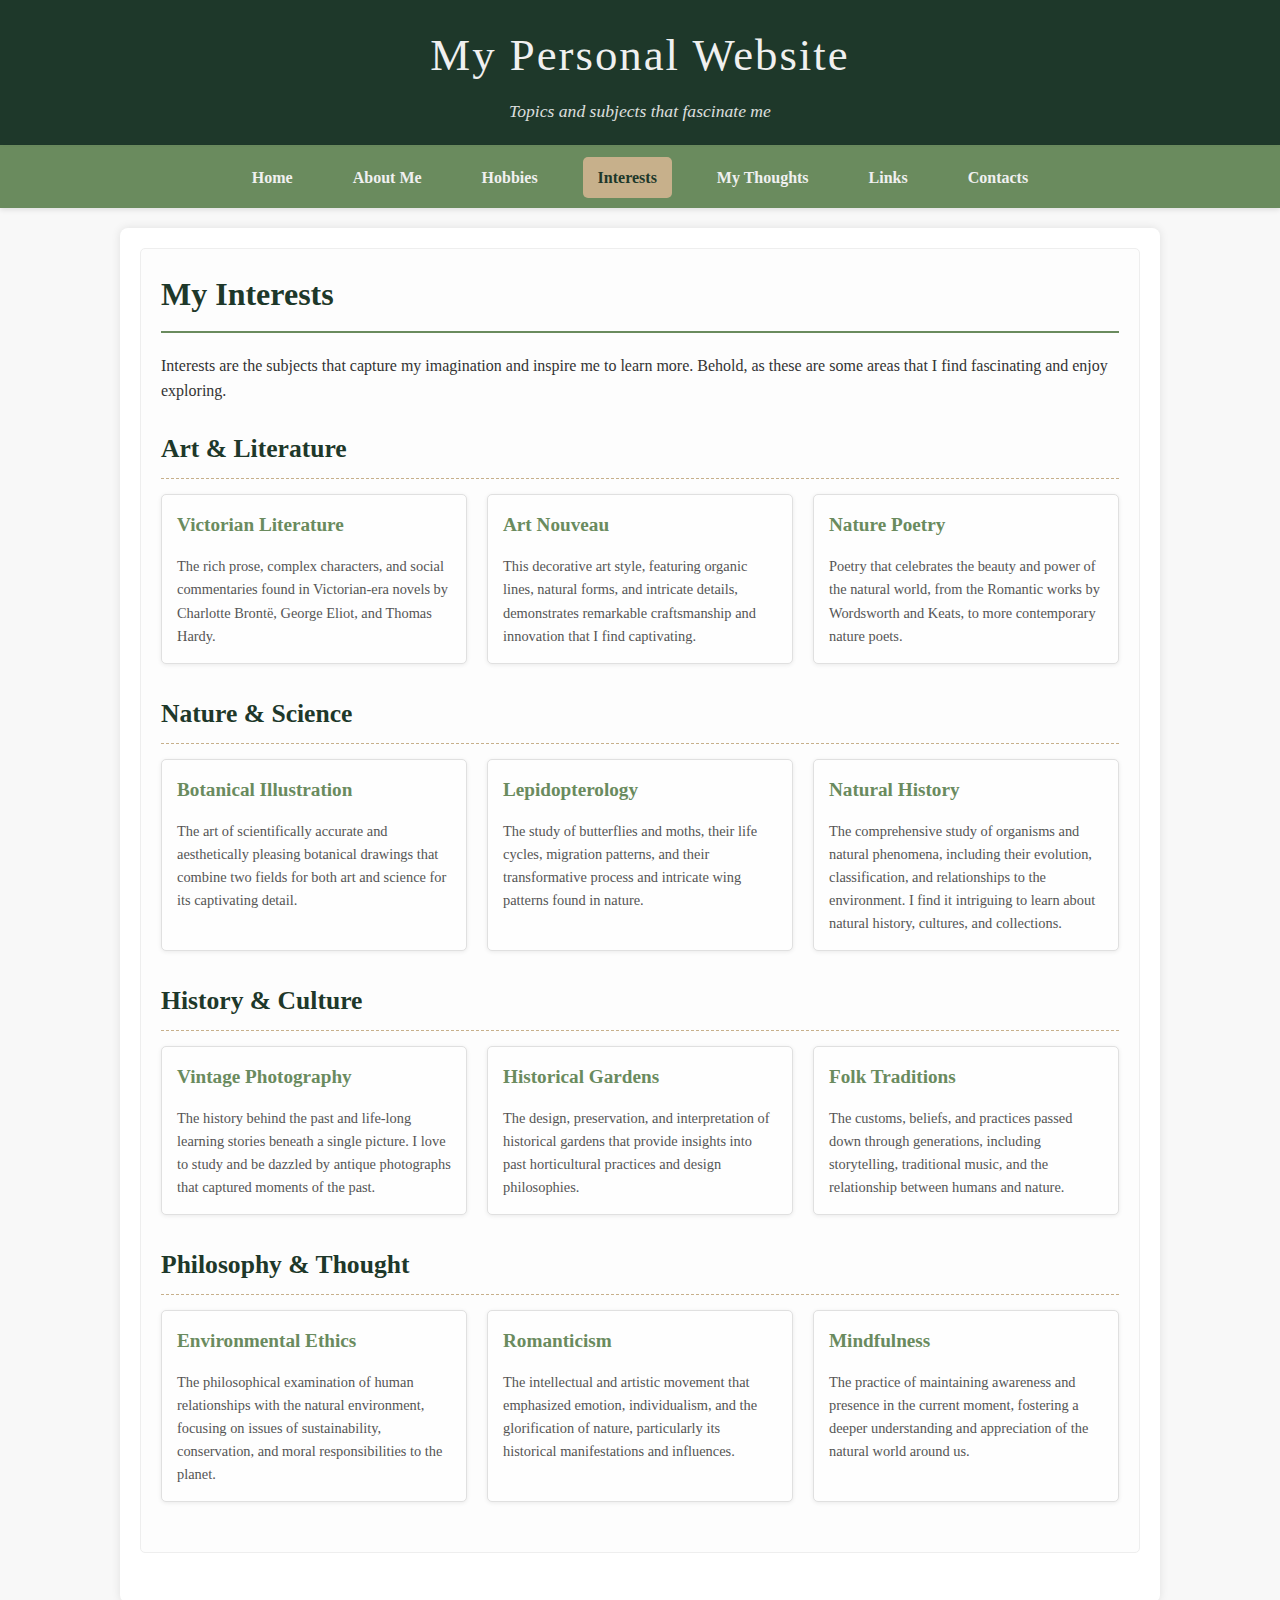
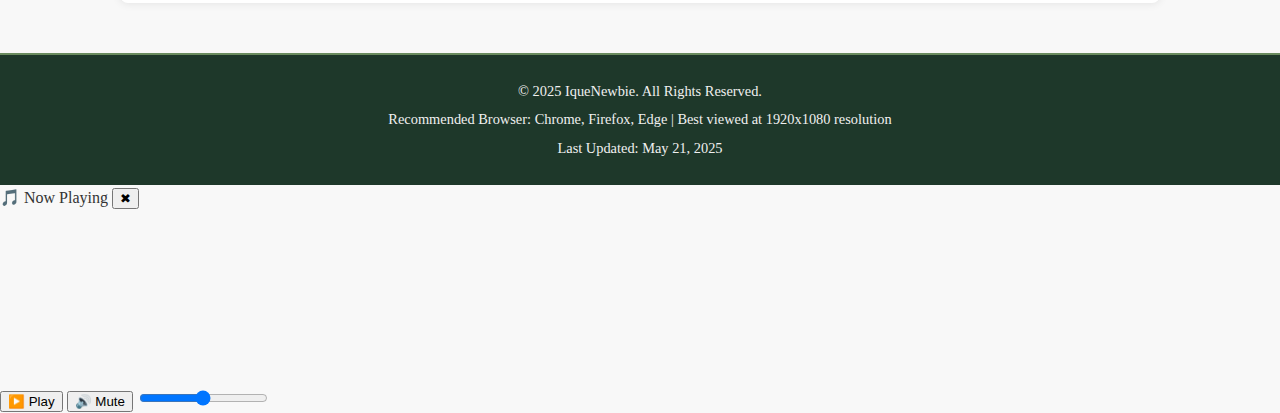
<file: interests.html>
<!DOCTYPE html>
<html>
<head>

    <style>
        /* Basic Reset & Body Styling */
        body {
            margin: 0;
            font-family: 'Georgia', serif;
            line-height: 1.6;
            color: #333; /* A soft dark color for text */
            background-color: #f8f8f8; /* Light background for contrast */
            display: flex;
            flex-direction: column;
            min-height: 100vh; /* Ensures footer is at bottom */
        }

        /* Dark Green Theme Color */
        :root {
            --dark-green: #1e382a;
            --light-green: #6a8b5e; /* Complementary light green */
            --muted-gold: #c7b08b; /* Muted gold/cream for accents */
            --dusty-rose: #a7888b; /* Optional dusty rose accent */
            --text-color: #333;
            --white-text: #f0f0f0; /* For text on dark backgrounds */
        }

        /* Header Styling */
        header {
            background-color: var(--dark-green);
            color: var(--white-text);
            padding: 20px 0;
            text-align: center;
            border-bottom: 2px solid var(--light-green);
            box-shadow: 0 2px 5px rgba(0,0,0,0.2);
        }

        header h1 {
            margin: 0;
            font-size: 2.8em;
            letter-spacing: 2px;
            font-weight: normal;
        }

        header p {
            margin: 5px 0 0;
            font-size: 1.1em;
            opacity: 0.9;
        }

        /* Navigation Styling */
        nav {
            background-color: var(--light-green);
            padding: 10px 0;
            text-align: center;
            box-shadow: 0 2px 5px rgba(0,0,0,0.1);
        }

        nav ul {
            list-style: none;
            padding: 0;
            margin: 0;
            display: flex; /* For horizontal navigation */
            justify-content: center;
            flex-wrap: wrap; /* Allows items to wrap on smaller screens */
        }

        nav ul li {
            margin: 0 15px;
        }

        nav ul li a {
            text-decoration: none;
            color: var(--white-text);
            font-weight: bold;
            padding: 8px 15px;
            display: block;
            transition: background-color 0.3s ease, color 0.3s ease;
            border-radius: 5px; /* Slightly rounded corners for buttons */
        }

        nav ul li a:hover,
        nav ul li a.active { /* 'active' class for the current page */
            background-color: var(--muted-gold);
            color: var(--dark-green);
        }

        /* Main Content Area */
        main {
            padding: 20px;
            max-width: 1000px;
            margin: 20px auto;
            background-color: #fff;
            border-radius: 8px;
            box-shadow: 0 0 10px rgba(0,0,0,0.1);
            flex-grow: 1; /* Allows main content to expand */
        }

        section {
            margin-bottom: 30px;
            padding: 20px;
            border: 1px solid #eee;
            border-radius: 5px;
            background-color: #fdfdfd;
        }

        section h2 {
            color: var(--dark-green);
            font-size: 2em;
            border-bottom: 2px solid var(--light-green);
            padding-bottom: 10px;
            margin-top: 0;
            margin-bottom: 20px;
        }

        /* Interests Grid Styling (Similar to hobbies, but focused on text) */
        .interests-category {
            margin-bottom: 30px;
        }

        .interests-category h3 {
            color: var(--dark-green);
            font-size: 1.6em;
            border-bottom: 1px dashed var(--muted-gold);
            padding-bottom: 8px;
            margin-bottom: 15px;
        }

        .interest-items-grid {
            display: grid;
            grid-template-columns: repeat(auto-fit, minmax(280px, 1fr)); /* 3 columns on large screens */
            gap: 20px; /* Space between interest items */
        }

        .interest-item {
            background-color: #fefefe;
            border: 1px solid #e0e0e0;
            border-radius: 5px;
            padding: 15px;
            box-shadow: 0 1px 4px rgba(0,0,0,0.08);
        }

        .interest-item h4 {
            color: var(--light-green);
            font-size: 1.2em;
            margin-top: 0;
            margin-bottom: 8px;
        }

        .interest-item p {
            font-size: 0.9em;
            color: #555;
            margin-bottom: 0;
        }

        /* Footer Styling */
        footer {
            background-color: var(--dark-green);
            color: var(--white-text);
            text-align: center;
            padding: 20px;
            margin-top: 30px;
            border-top: 2px solid var(--light-green);
        }

        footer p {
            margin: 5px 0;
            font-size: 0.9em;
        }

        /* Responsive Design */
        @media (max-width: 768px) {
            header h1 {
                font-size: 2em;
            }

            nav ul {
                flex-direction: column;
                align-items: center;
            }

            nav ul li {
                margin: 5px 0;
            }

            main {
                margin: 10px auto;
                padding: 15px;
            }

            .interest-items-grid {
                grid-template-columns: 1fr; /* Stack items on smaller screens */
            }
        }
    </style>
</head>
<body>

    <header>
        <h1>My Personal Website</h1>
        <p><i>Topics and subjects that fascinate me</i></p>
    </header>

    <nav>
        <ul>
            <li><a href="index.html">Home</a></li>
            <li><a href="about.html">About Me</a></li>
            <li><a href="hobbies.html">Hobbies</a></li>
            <li><a href="interests.html" class="active">Interests</a></li>
            <li><a href="mythoughts.html">My Thoughts</a></li>
            <li><a href="links.html">Links</a></li>
            <li><a href="contact.html">Contacts</a></li>
        </ul>
    </nav>

    <main>
        <section>
            <h2>My Interests</h2>
            <p>Interests are the subjects that capture my imagination and inspire me to learn more. Behold, as these are some areas that I find fascinating and enjoy exploring.</p>

            <div class="interests-category">
                <h3>Art & Literature</h3>
                <div class="interest-items-grid">
                    <div class="interest-item">
                        <h4>Victorian Literature</h4>
                        <p>The rich prose, complex characters, and social commentaries found in Victorian-era novels by Charlotte Brontë, George Eliot, and Thomas Hardy.</p>
                    </div>
                    <div class="interest-item">
                        <h4>Art Nouveau</h4>
                        <p>This decorative art style, featuring organic lines, natural forms, and intricate details, demonstrates remarkable craftsmanship and innovation that I find captivating.</p>
                    </div>
                    <div class="interest-item">
                        <h4>Nature Poetry</h4>
                        <p>Poetry that celebrates the beauty and power of the natural world, from the Romantic works by Wordsworth and Keats, to more contemporary nature poets.</p>
                    </div>
                </div>
            </div>

            <div class="interests-category">
                <h3>Nature & Science</h3>
                <div class="interest-items-grid">
                    <div class="interest-item">
                        <h4>Botanical Illustration</h4>
                        <p>The art of scientifically accurate and aesthetically pleasing botanical drawings that combine two fields for both art and science for its captivating detail.</p>
                    </div>
                    <div class="interest-item">
                        <h4>Lepidopterology</h4>
                        <p>The study of butterflies and moths, their life cycles, migration patterns, and their transformative process and intricate wing patterns found in nature.</p>
                    </div>
                    <div class="interest-item">
                        <h4>Natural History</h4>
                        <p>The comprehensive study of organisms and natural phenomena, including their evolution, classification, and relationships to the environment. I find it intriguing to learn about natural history, cultures, and collections.</p>
                    </div>
                </div>
            </div>

            <div class="interests-category">
                <h3>History & Culture</h3>
                <div class="interest-items-grid">
                    <div class="interest-item">
                        <h4>Vintage Photography</h4>
                        <p>The history behind the past and life-long learning stories beneath a single picture. I love to study and be dazzled by antique photographs that captured moments of the past.</p>
                    </div>
                    <div class="interest-item">
                        <h4>Historical Gardens</h4>
                        <p>The design, preservation, and interpretation of historical gardens that provide insights into past horticultural practices and design philosophies.</p>
                    </div>
                    <div class="interest-item">
                        <h4>Folk Traditions</h4>
                        <p>The customs, beliefs, and practices passed down through generations, including storytelling, traditional music, and the relationship between humans and nature.</p>
                    </div>
                </div>
            </div>

            <div class="interests-category">
                <h3>Philosophy & Thought</h3>
                <div class="interest-items-grid">
                    <div class="interest-item">
                        <h4>Environmental Ethics</h4>
                        <p>The philosophical examination of human relationships with the natural environment, focusing on issues of sustainability, conservation, and moral responsibilities to the planet.</p>
                    </div>
                    <div class="interest-item">
                        <h4>Romanticism</h4>
                        <p>The intellectual and artistic movement that emphasized emotion, individualism, and the glorification of nature, particularly its historical manifestations and influences.</p>
                    </div>
                    <div class="interest-item">
                        <h4>Mindfulness</h4>
                        <p>The practice of maintaining awareness and presence in the current moment, fostering a deeper understanding and appreciation of the natural world around us.</p>
                    </div>
                </div>
            </div>
        </section>
    </main>

    <footer>
        <p>&copy; 2025 IqueNewbie. All Rights Reserved.</p>
        <p>Recommended Browser: Chrome, Firefox, Edge | Best viewed at 1920x1080 resolution</p>
        <p>Last Updated: May 21, 2025</p>
    </footer>
<div id="yt-miniplayer">
    <div id="yt-header">
        🎵 Now Playing
        <button id="yt-close">✖</button>
    </div>
    <iframe
        id="yt-iframe"
        width="300"
        height="170"
        src="https://www.youtube.com/embed/l3G_D2n_P_8?enablejsapi=1&autoplay=1&controls=0&loop=1&playlist=l3G_D2n_P_8"
        title="YouTube video player"
        frameborder="0"
        allow="accelerometer; autoplay; clipboard-write; encrypted-media; gyroscope; picture-in-picture; web-share"
        allowfullscreen
    ></iframe>
    <div id="yt-controls">
        <button id="yt-play-pause">▶️ Play</button>
        <button id="yt-mute">🔊 Mute</button>
        <input type="range" id="yt-volume-slider" min="0" max="100" value="50">
    </div>
</div>

<script src="https://www.youtube.com/iframe_api"></script>

<script>
    const player = document.getElementById('yt-miniplayer');
    const header = document.getElementById('yt-header');
    const closeBtn = document.getElementById('yt-close');
    const playPauseBtn = document.getElementById('yt-play-pause');
    const muteBtn = document.getElementById('yt-mute');
    const volumeSlider = document.getElementById('yt-volume-slider');
    const ytIframe = document.getElementById('yt-iframe');

    let isDragging = false, offsetX, offsetY;
    let ytPlayer; // Will hold the YT.Player object

    const PLAYER_STATE_KEY_YT = 'ytMiniPlayerState';

    // --- Persistence (Local Storage) ---
    function savePlayerStateYT() {
        if (!ytPlayer) return; // Ensure player is initialized
        const state = {
            isPlaying: ytPlayer.getPlayerState() === YT.PlayerState.PLAYING,
            isMuted: ytPlayer.isMuted(),
            volume: ytPlayer.getVolume(),
            isVisible: !player.classList.contains('hidden'),
            left: player.style.left,
            top: player.style.top,
            right: player.style.right,
            bottom: player.style.bottom
        };
        localStorage.setItem(PLAYER_STATE_KEY_YT, JSON.stringify(state));
    }

    function loadPlayerStateYT() {
        const savedState = localStorage.getItem(PLAYER_STATE_KEY_YT);
        if (savedState) {
            const state = JSON.parse(savedState);

            // Set position
            if (state.left && state.top) {
                player.style.left = state.left;
                player.style.top = state.top;
                player.style.right = 'auto'; // Clear right/bottom if left/top set
                player.style.bottom = 'auto';
            } else if (state.right && state.bottom) {
                 player.style.right = state.right;
                 player.style.bottom = state.bottom;
                 player.style.left = 'auto';
                 player.style.top = 'auto';
            }

            if (!state.isVisible) {
                player.classList.add('hidden');
            } else {
                player.classList.remove('hidden');
            }

            // Volume and mute will be applied in onPlayerReady after API is ready
            // Playback state is also handled there or in onPlayerStateChange
        } else {
            // Default initial position if no state is saved
            player.style.bottom = '20px';
            player.style.right = '20px';
            player.classList.remove('hidden'); // Ensure visible by default
        }
    }

    // --- Dragging Logic ---
    header.addEventListener('mousedown', (e) => {
        // Prevent dragging if clicking on the close button
        if (e.target.closest('#yt-close') || e.target.closest('#yt-controls')) {
            return;
        }
        isDragging = true;
        header.classList.add('dragging'); // Add dragging class to header for cursor change
        player.classList.add('dragging'); // Add dragging class to container for opacity
        offsetX = e.clientX - player.getBoundingClientRect().left; // Use getBoundingClientRect for accurate position
        offsetY = e.clientY - player.getBoundingClientRect().top;
    });

    document.addEventListener('mouseup', () => {
        if (isDragging) {
            isDragging = false;
            header.classList.remove('dragging');
            player.classList.remove('dragging');
            savePlayerStateYT(); // Save position after drag ends
        }
    });

    document.addEventListener('mousemove', (e) => {
        if (!isDragging) return;
        e.preventDefault(); // Prevent text selection etc.

        // Constrain within viewport
        let newLeft = e.clientX - offsetX;
        let newTop = e.clientY - offsetY;

        const viewportWidth = window.innerWidth || document.documentElement.clientWidth;
        const viewportHeight = window.innerHeight || document.documentElement.clientHeight;
        const playerWidth = player.offsetWidth;
        const playerHeight = player.offsetHeight;

        newLeft = Math.max(0, Math.min(newLeft, viewportWidth - playerWidth));
        newTop = Math.max(0, Math.min(newTop, viewportHeight - playerHeight));

        player.style.left = newLeft + 'px';
        player.style.top = newTop + 'px';
        // Clear right/bottom once dragged
        player.style.right = 'auto';
        player.style.bottom = 'auto';
    });

    // --- Close Button ---
    closeBtn.addEventListener('click', () => {
        if (ytPlayer) {
            ytPlayer.pauseVideo(); // Pause video when closing
        }
        player.classList.add('hidden');
        savePlayerStateYT(); // Save state as hidden
    });

    // --- YouTube API Loading and Initialization ---
    // This function is called automatically by the YouTube IFrame Player API
    function onYouTubeIframeAPIReady() {
        // Check if iframe is actually rendered and available
        if (!ytIframe) {
            console.error("YouTube iframe element not found!");
            return;
        }

        ytPlayer = new YT.Player('yt-iframe', {
            events: {
                'onReady': onPlayerReady,
                'onStateChange': onPlayerStateChange
            },
            playerVars: {
                'autoplay': 1, // Attempt to autoplay
                'controls': 0, // Hide YouTube's native controls
                'loop': 1, // Loop the video
                'playlist': 'l3G_D2n_P_8', // Crucial for looping a single video ID
                'modestbranding': 1, // Reduces YouTube logo
                'rel': 0 // Prevents related videos at the end
            }
        });
    }

    function onPlayerReady(event) {
        const savedState = localStorage.getItem(PLAYER_STATE_KEY_YT);
        let state;
        if (savedState) {
            state = JSON.parse(savedState);
        }

        // Apply saved volume/mute or default
        if (state && state.volume !== undefined) {
            ytPlayer.setVolume(state.volume);
            volumeSlider.value = state.volume;
        } else {
            ytPlayer.setVolume(50); // Default volume to 50%
            volumeSlider.value = 50;
        }

        if (state && state.isMuted !== undefined) {
            if (state.isMuted) {
                ytPlayer.mute();
                muteBtn.textContent = '🔇 Unmute';
            } else {
                ytPlayer.unMute();
                muteBtn.textContent = '🔊 Mute';
            }
        } else {
            ytPlayer.unMute(); // Default to unmuted
            muteBtn.textContent = '🔊 Mute';
        }

        // Attempt to play based on saved state, but browser might block autoplay with sound
        if (state && state.isPlaying) {
            // Attempt to play. Browser might prevent if no user interaction.
            event.target.playVideo().catch(e => console.log("YouTube autoplay blocked:", e));
            playPauseBtn.textContent = '⏸️ Pause';
        } else {
            event.target.pauseVideo();
            playPauseBtn.textContent = '▶️ Play';
        }

        savePlayerStateYT(); // Save the initial state applied
    }

    function onPlayerStateChange(event) {
        if (event.data === YT.PlayerState.PLAYING) {
            playPauseBtn.textContent = '⏸️ Pause';
        } else {
            playPauseBtn.textContent = '▶️ Play';
        }
        savePlayerStateYT();
    }

    // --- Miniplayer Controls ---
    playPauseBtn.addEventListener('click', () => {
        if (!ytPlayer) return;
        const playerState = ytPlayer.getPlayerState();
        if (playerState === YT.PlayerState.PLAYING || playerState === YT.PlayerState.BUFFERING) {
            ytPlayer.pauseVideo();
        } else {
            ytPlayer.playVideo().catch(e => console.log("YouTube play blocked:", e));
        }
    });

    muteBtn.addEventListener('click', () => {
        if (!ytPlayer) return;
        if (ytPlayer.isMuted()) {
            ytPlayer.unMute();
            muteBtn.textContent = '🔊 Mute';
        } else {
            ytPlayer.mute();
            muteBtn.textContent = '🔇 Unmute';
        }
    });

    volumeSlider.addEventListener('input', () => {
        if (!ytPlayer) return;
        const volume = parseInt(volumeSlider.value);
        ytPlayer.setVolume(volume);
        if (volume > 0 && ytPlayer.isMuted()) {
            ytPlayer.unMute(); // Unmute if volume is increased from 0 while muted
            muteBtn.textContent = '🔊 Mute';
        } else if (volume === 0 && !ytPlayer.isMuted()) {
            ytPlayer.mute(); // Mute if volume is set to 0
            muteBtn.textContent = '🔇 Unmute';
        }
    });

    // Load initial player state on page load (position and visibility)
    document.addEventListener('DOMContentLoaded', loadPlayerStateYT);

    // No need to dynamically append YouTube API script if it's already a script tag in HTML
    // You have src="https://www.youtube.com/iframe_api" directly in the HTML now, which is fine.
    // If you were using the old code that dynamically appended, you'd keep that.
</script>
</body>
</html>
</file>
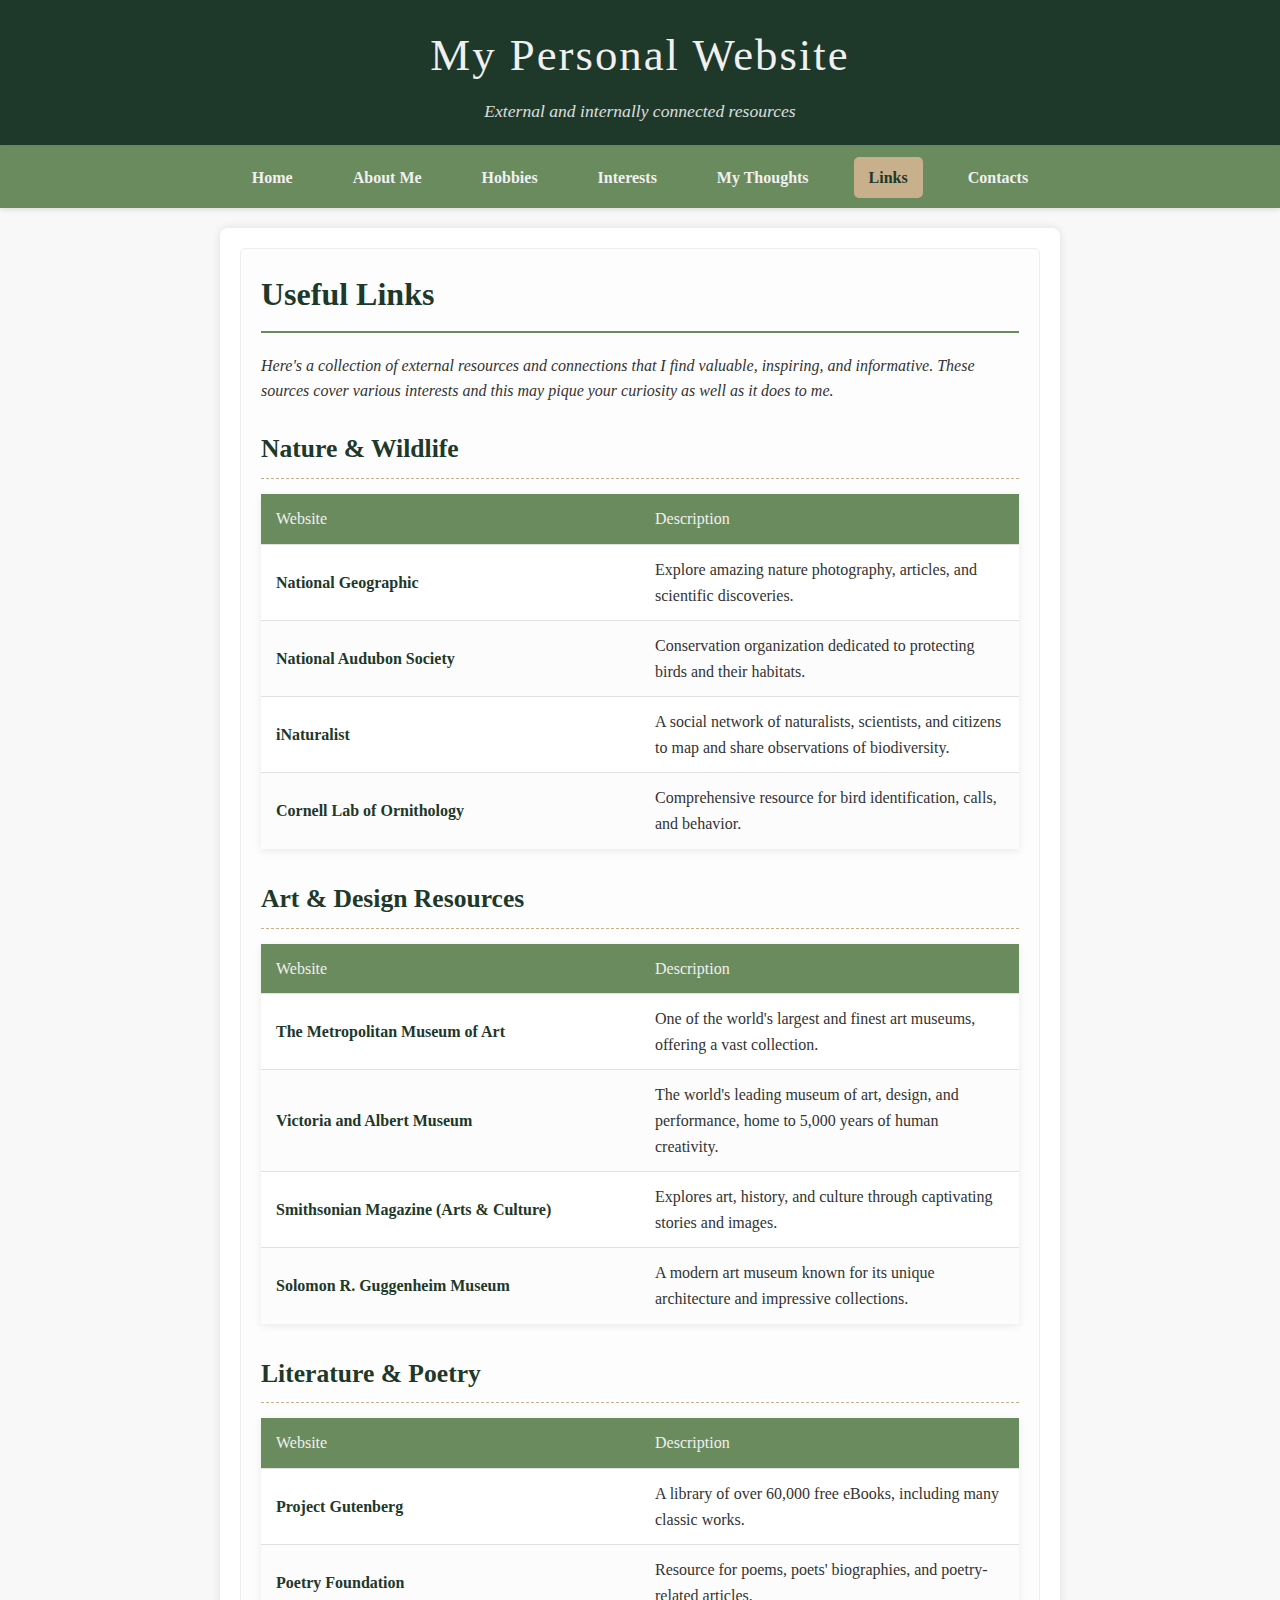
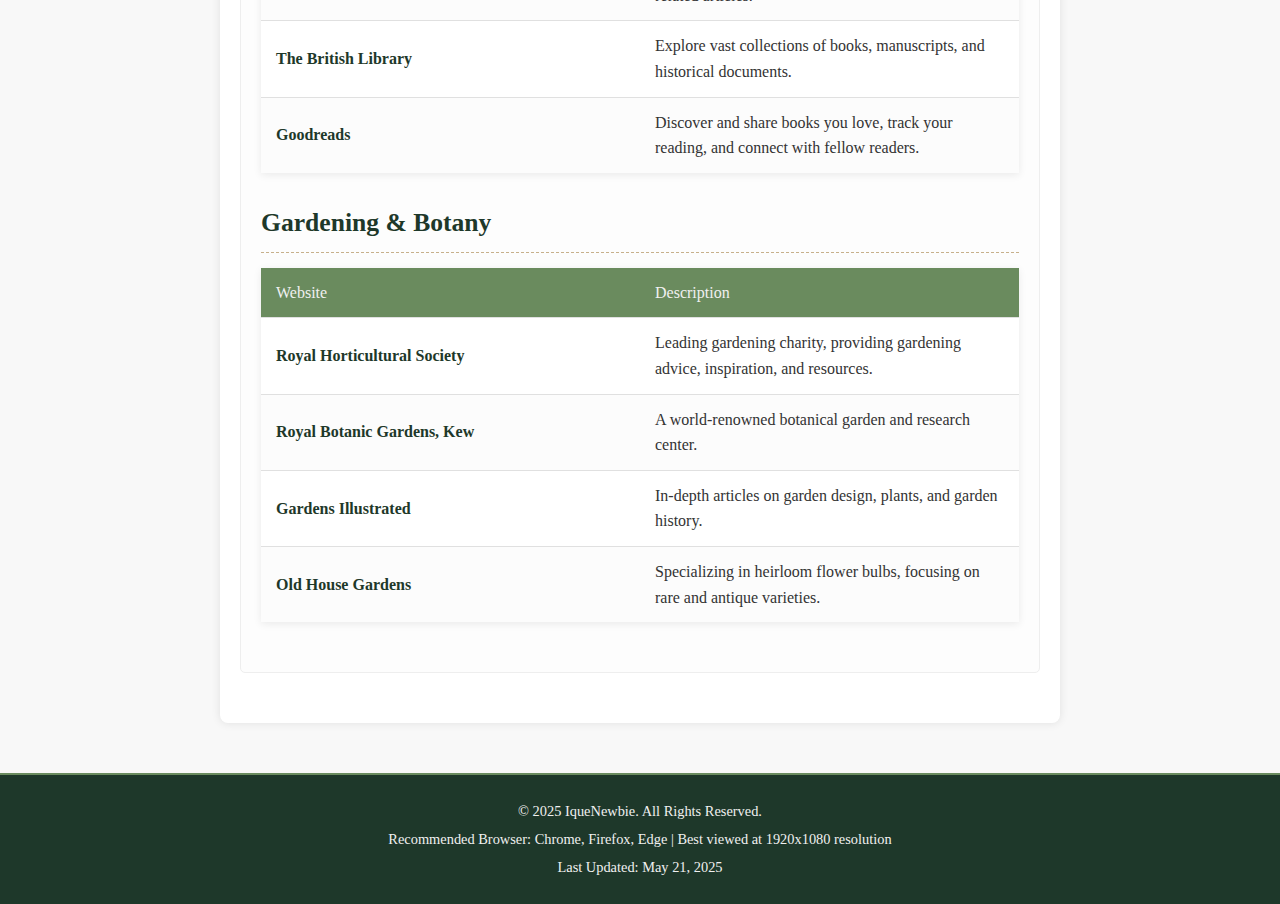
<file: links.html>
<!DOCTYPE html>
<html>
<head>
    <title>My Personal Website - Links</title>

    <style>
        /* Basic Reset & Body Styling */
        body {
            margin: 0;
            font-family: 'Georgia', serif;
            line-height: 1.6;
            color: #333; /* A soft dark color for text */
            background-color: #f8f8f8; /* Light background for contrast */
            display: flex;
            flex-direction: column;
            min-height: 100vh; /* Ensures footer is at bottom */
        }

        /* Dark Green Theme Color */
        :root {
            --dark-green: #1e382a;
            --light-green: #6a8b5e; /* Complementary light green */
            --muted-gold: #c7b08b; /* Muted gold/cream for accents */
            --dusty-rose: #a7888b; /* Optional dusty rose accent */
            --text-color: #333;
            --white-text: #f0f0f0; /* For text on dark backgrounds */
        }

        /* Header Styling */
        header {
            background-color: var(--dark-green);
            color: var(--white-text);
            padding: 20px 0;
            text-align: center;
            border-bottom: 2px solid var(--light-green);
            box-shadow: 0 2px 5px rgba(0,0,0,0.2);
        }

        header h1 {
            margin: 0;
            font-size: 2.8em;
            letter-spacing: 2px;
            font-weight: normal;
        }

        header p {
            margin: 5px 0 0;
            font-size: 1.1em;
            opacity: 0.9;
        }

        /* Navigation Styling */
        nav {
            background-color: var(--light-green);
            padding: 10px 0;
            text-align: center;
            box-shadow: 0 2px 5px rgba(0,0,0,0.1);
        }

        nav ul {
            list-style: none;
            padding: 0;
            margin: 0;
            display: flex; /* For horizontal navigation */
            justify-content: center;
            flex-wrap: wrap; /* Allows items to wrap on smaller screens */
        }

        nav ul li {
            margin: 0 15px;
        }

        nav ul li a {
            text-decoration: none;
            color: var(--white-text);
            font-weight: bold;
            padding: 8px 15px;
            display: block;
            transition: background-color 0.3s ease, color 0.3s ease;
            border-radius: 5px; /* Slightly rounded corners for buttons */
        }

        nav ul li a:hover,
        nav ul li a.active { /* 'active' class for the current page */
            background-color: var(--muted-gold);
            color: var(--dark-green);
        }

        /* Main Content Area */
        main {
            padding: 20px;
            max-width: 800px; /* Slightly narrower for links table */
            margin: 20px auto;
            background-color: #fff;
            border-radius: 8px;
            box-shadow: 0 0 10px rgba(0,0,0,0.1);
            flex-grow: 1; /* Allows main content to expand */
        }

        section {
            margin-bottom: 30px;
            padding: 20px;
            border: 1px solid #eee;
            border-radius: 5px;
            background-color: #fdfdfd;
        }

        section h2 {
            color: var(--dark-green);
            font-size: 2em;
            border-bottom: 2px solid var(--light-green);
            padding-bottom: 10px;
            margin-top: 0;
            margin-bottom: 20px;
        }

        /* Links Table Styling */
        .links-table-category {
            margin-bottom: 30px;
        }

        .links-table-category h3 {
            color: var(--dark-green);
            font-size: 1.6em;
            border-bottom: 1px dashed var(--muted-gold);
            padding-bottom: 8px;
            margin-bottom: 15px;
        }

        .links-table {
            width: 100%;
            border-collapse: collapse;
            margin-top: 15px;
            box-shadow: 0 2px 8px rgba(0,0,0,0.08);
            background-color: #fff;
        }

        .links-table th,
        .links-table td {
            padding: 12px 15px;
            text-align: left;
            border-bottom: 1px solid #e0e0e0;
        }

        .links-table th {
            background-color: var(--light-green); /* Header for columns */
            color: var(--white-text);
            width: 30%; /* Adjust width for the link name */
            font-weight: normal;
        }

        .links-table td:first-child { /* Specific styling for the link name column */
            font-weight: bold;
        }

        .links-table td a {
            color: var(--dark-green); /* Link color */
            text-decoration: none;
            transition: color 0.3s ease;
        }

        .links-table td a:hover {
            color: var(--muted-gold); /* Hover color for links */
            text-decoration: underline;
        }

        .links-table tr:nth-child(even) {
            background-color: #fcfcfc; /* Zebra striping */
        }

        .links-table tr:last-child td {
            border-bottom: none;
        }

        /* Footer Styling */
        footer {
            background-color: var(--dark-green);
            color: var(--white-text);
            text-align: center;
            padding: 20px;
            margin-top: 30px;
            border-top: 2px solid var(--light-green);
        }

        footer p {
            margin: 5px 0;
            font-size: 0.9em;
        }

        /* Responsive Design */
        @media (max-width: 768px) {
            header h1 {
                font-size: 2em;
            }

            nav ul {
                flex-direction: column;
                align-items: center;
            }

            nav ul li {
                margin: 5px 0;
            }

            main {
                margin: 10px auto;
                padding: 15px;
            }

            .links-table th,
            .links-table td {
                display: block; /* Stack table headers and data */
                width: 100%;
                text-align: left; /* Keep text left-aligned even when stacked */
                padding: 8px 10px;
            }

            .links-table th {
                background-color: var(--light-green);
                color: var(--white-text);
            }

            .links-table td:first-child {
                background-color: #eee; /* Slight distinction for the link name when stacked */
            }

            .links-table tr:nth-child(even) td {
                background-color: #f2f2f2;
            }
/* Basic Reset & Body Styling */
body {
    margin: 0;
    font-family: 'Georgia', serif;
    line-height: 1.6;
    color: #333; /* A soft dark color for text */
    background-color: #f8f8f8; /* Light background for contrast */
    display: flex;
    flex-direction: column;
    min-height: 100vh; /* Ensures footer is at bottom */
}

/* Dark Green Theme Color */
:root {
    --dark-green: #1e382a;
    --light-green: #6a8b5e; /* Complementary light green */
    --muted-gold: #c7b08b; /* Muted gold/cream for accents */
    --dusty-rose: #a7888b; /* Optional dusty rose accent */
    --text-color: #333;
    --white-text: #f0f0f0; /* For text on dark backgrounds */
}

/* Header Styling */
header {
    background-color: var(--dark-green);
    color: var(--white-text);
    padding: 20px 0;
    text-align: center;
    border-bottom: 2px solid var(--light-green);
    box-shadow: 0 2px 5px rgba(0,0,0,0.2);
}

header h1 {
    margin: 0;
    font-size: 2.8em;
    letter-spacing: 2px;
    font-weight: normal;
}

header p {
    margin: 5px 0 0;
    font-size: 1.1em;
    opacity: 0.9;
}

/* Navigation Styling */
nav {
    background-color: var(--light-green);
    padding: 10px 0;
    text-align: center;
    box-shadow: 0 2px 5px rgba(0,0,0,0.1);
}

nav ul {
    list-style: none;
    padding: 0;
    margin: 0;
    display: flex; /* For horizontal navigation */
    justify-content: center;
    flex-wrap: wrap; /* Allows items to wrap on smaller screens */
}

nav ul li {
    margin: 0 15px;
}

nav ul li a {
    text-decoration: none;
    color: var(--white-text);
    font-weight: bold;
    padding: 8px 15px;
    display: block;
    transition: background-color 0.3s ease, color 0.3s ease;
    border-radius: 5px; /* Slightly rounded corners for buttons */
}

nav ul li a:hover,
nav ul li a.active { /* 'active' class for the current page */
    background-color: var(--muted-gold);
    color: var(--dark-green);
}

/* Main Content Area */
main {
    padding: 20px;
    max-width: 800px; /* Slightly narrower for content */
    margin: 20px auto;
    background-color: #fff;
    border-radius: 8px;
    box-shadow: 0 0 10px rgba(0,0,0,0.1);
    flex-grow: 1; /* Allows main content to expand */
}

section {
    margin-bottom: 30px;
    padding: 20px;
    border: 1px solid #eee;
    border-radius: 5px;
    background-color: #fdfdfd;
}

section h2 {
    color: var(--dark-green);
    font-size: 2em;
    border-bottom: 2px solid var(--light-green);
    padding-bottom: 10px;
    margin-top: 0;
    margin-bottom: 20px;
}

/* Common Paragraph Styling (if not already there) */
main p {
    margin-bottom: 1em;
    text-align: justify; /* Ensure general paragraphs are justified if desired */
}


/* Thought Entry Styling (from mythoughts.html, useful if you're consolidating CSS) */
.thought-entry {
    margin-bottom: 40px;
    border-bottom: 1px dashed #ddd; /* Separator between entries */
    padding-bottom: 30px;
}

.thought-entry:last-of-type {
    border-bottom: none; /* No border for the last entry */
    padding-bottom: 0;
    margin-bottom: 0;
}

.thought-entry h3 {
    color: var(--dark-green);
    font-size: 1.8em;
    margin-bottom: 5px;
}

.thought-entry .date {
    font-size: 0.9em;
    color: #888;
    margin-bottom: 20px;
    display: block;
}

.thought-entry img {
    max-width: 100%;
    height: auto;
    display: block;
    margin: 20px auto;
    border-radius: 5px;
    border: 1px solid #ccc;
    box-shadow: 0 2px 5px rgba(0,0,0,0.1);
    transition: transform 0.3s ease;
}

.thought-entry img:hover {
    transform: scale(1.01);
}

/* Emoji Reaction Styling (from mythoughts.html) */
.emoji-reactions {
    margin-top: 20px;
    text-align: center;
}

.emoji-button {
    background: none;
    border: 1px solid transparent;
    font-size: 1.8em;
    cursor: pointer;
    margin: 0 5px;
    padding: 5px 8px;
    border-radius: 5px;
    transition: background-color 0.2s ease, border-color 0.2s ease, transform 0.1s ease;
    vertical-align: middle;
}

.emoji-button:hover {
    background-color: var(--muted-gold);
    border-color: var(--light-green);
    transform: translateY(-2px);
}

.emoji-button.reacted {
    background-color: var(--light-green);
    border-color: var(--dark-green);
    color: var(--white-text);
    box-shadow: 0 2px 5px rgba(0,0,0,0.2);
}

.emoji-button.reacted .emoji-icon {
    color: var(--white-text);
}

.emoji-count {
    font-size: 0.8em;
    color: #777;
    margin-left: 3px;
    vertical-align: middle;
    font-weight: bold;
}


/* === NEW CSS for links.html specific elements === */
.link-item {
    background-color: #fdfdfd;
    border: 1px solid #eee;
    border-radius: 5px;
    padding: 15px;
    margin-bottom: 20px;
    box-shadow: 0 2px 5px rgba(0,0,0,0.05);
    transition: transform 0.2s ease;
}

.link-item:hover {
    transform: translateY(-3px); /* Subtle lift on hover */
}

.link-item h3 {
    margin-top: 0;
    margin-bottom: 10px;
    font-size: 1.6em;
    color: var(--dark-green); /* Default color for link titles */
}

/* Style for the link title itself */
.link-item h3 a {
    text-decoration: none; /* Removes underline from the title link */
    color: var(--dark-green); /* Your chosen dark green color */
    transition: color 0.3s ease; /* Smooth transition for hover effect */
}

.link-item h3 a:hover {
    color: var(--light-green); /* Changes color on hover */
    text-decoration: underline; /* Adds underline back on hover for emphasis */
}

/* Style for the optional "Visit Website" button-like link */
.external-link {
    display: inline-block; /* Makes it behave like a block but allows other content on line */
    background-color: var(--muted-gold); /* A button-like background */
    color: var(--dark-green); /* Text color for the button */
    padding: 5px 10px;
    border-radius: 5px;
    text-decoration: none; /* Removes underline */
    font-weight: bold;
    font-size: 0.9em;
    margin-top: 10px; /* Space above the button */
    transition: background-color 0.3s ease, color 0.3s ease;
}

.external-link:hover {
    background-color: var(--light-green);
    color: var(--white-text);
}


/* Footer Styling */
footer {
    background-color: var(--dark-green);
    color: var(--white-text);
    text-align: center;
    padding: 20px;
    margin-top: 30px;
    border-top: 2px solid var(--light-green);
}

footer p {
    margin: 5px 0;
    font-size: 0.9em;
}

/* Responsive Design */
@media (max-width: 768px) {
    header h1 {
        font-size: 2em;
    }

    nav ul {
        flex-direction: column;
        align-items: center;
    }

    nav ul li {
        margin: 5px 0;
    }

    main {
        margin: 10px auto;
        padding: 15px;
    }
}

        }
    </style>
</head>
<body>

    <header>
        <h1>My Personal Website</h1>
        <p><i>External and internally connected resources</i></p>
    </header>

    <nav>
        <ul>
            <li><a href="index.html">Home</a></li>
            <li><a href="about.html">About Me</a></li>
            <li><a href="hobbies.html">Hobbies</a></li>
            <li><a href="interests.html">Interests</a></li>
            <li><a href="mythoughts.html">My Thoughts</a></li>
            <li><a href="links.html" class="active">Links</a></li>
            <li><a href="contact.html">Contacts</a></li>
        </ul>
    </nav>

    <main>
        <section>
            <h2>Useful Links</h2>
            <p><i>Here's a collection of external resources and connections that I find valuable, inspiring, and informative. These sources cover various interests and this may pique your curiosity as well as it does to me.</i></p>

            <div class="links-table-category">
                <h3>Nature & Wildlife</h3>
                <table class="links-table">
                    <thead>
                        <tr>
                            <th>Website</th>
                            <th>Description</th>
                        </tr>
                    </thead>
                    <tbody>
                        <tr>
                            <td><a href="https://www.nationalgeographic.com/" target="_blank">National Geographic</a></td>
                            <td>Explore amazing nature photography, articles, and scientific discoveries.</td>
                        </tr>
                        <tr>
                            <td><a href="https://www.audubon.org/" target="_blank">National Audubon Society</a></td>
                            <td>Conservation organization dedicated to protecting birds and their habitats.</td>
                        </tr>
                        <tr>
                            <td><a href="https://www.inaturalist.org/" target="_blank">iNaturalist</a></td>
                            <td>A social network of naturalists, scientists, and citizens to map and share observations of biodiversity.</td>
                        </tr>
                        <tr>
                            <td><a href="https://www.allaboutbirds.org/" target="_blank">Cornell Lab of Ornithology</a></td>
                            <td>Comprehensive resource for bird identification, calls, and behavior.</td>
                        </tr>
                    </tbody>
                </table>
            </div>

            <div class="links-table-category">
                <h3>Art & Design Resources</h3>
                <table class="links-table">
                    <thead>
                        <tr>
                            <th>Website</th>
                            <th>Description</th>
                        </tr>
                    </thead>
                    <tbody>
                        <tr>
                            <td><a href="https://www.metmuseum.org/" target="_blank">The Metropolitan Museum of Art</a></td>
                            <td>One of the world's largest and finest art museums, offering a vast collection.</td>
                        </tr>
                        <tr>
                            <td><a href="https://www.vam.ac.uk/" target="_blank">Victoria and Albert Museum</a></td>
                            <td>The world's leading museum of art, design, and performance, home to 5,000 years of human creativity.</td>
                        </tr>
                        <tr>
                            <td><a href="https://www.smithsonianmag.com/arts-culture/" target="_blank">Smithsonian Magazine (Arts & Culture)</a></td>
                            <td>Explores art, history, and culture through captivating stories and images.</td>
                        </tr>
                        <tr>
                            <td><a href="https://www.guggenheim.org/" target="_blank">Solomon R. Guggenheim Museum</a></td>
                            <td>A modern art museum known for its unique architecture and impressive collections.</td>
                        </tr>
                    </tbody>
                </table>
            </div>

            <div class="links-table-category">
                <h3>Literature & Poetry</h3>
                <table class="links-table">
                    <thead>
                        <tr>
                            <th>Website</th>
                            <th>Description</th>
                        </tr>
                    </thead>
                    <tbody>
                        <tr>
                            <td><a href="https://www.gutenberg.org/" target="_blank">Project Gutenberg</a></td>
                            <td>A library of over 60,000 free eBooks, including many classic works.</td>
                        </tr>
                        <tr>
                            <td><a href="https://www.poetryfoundation.org/" target="_blank">Poetry Foundation</a></td>
                            <td>Resource for poems, poets' biographies, and poetry-related articles.</td>
                        </tr>
                        <tr>
                            <td><a href="https://www.bl.uk/" target="_blank">The British Library</a></td>
                            <td>Explore vast collections of books, manuscripts, and historical documents.</td>
                        </tr>
                        <tr>
                            <td><a href="https://www.goodreads.com/" target="_blank">Goodreads</a></td>
                            <td>Discover and share books you love, track your reading, and connect with fellow readers.</td>
                        </tr>
                    </tbody>
                </table>
            </div>

            <div class="links-table-category">
                <h3>Gardening & Botany</h3>
                <table class="links-table">
                    <thead>
                        <tr>
                            <th>Website</th>
                            <th>Description</th>
                        </tr>
                    </thead>
                    <tbody>
                        <tr>
                            <td><a href="https://www.rhs.org.uk/" target="_blank">Royal Horticultural Society</a></td>
                            <td>Leading gardening charity, providing gardening advice, inspiration, and resources.</td>
                        </tr>
                        <tr>
                            <td><a href="https://www.kew.org/" target="_blank">Royal Botanic Gardens, Kew</a></td>
                            <td>A world-renowned botanical garden and research center.</td>
                        </tr>
                        <tr>
                            <td><a href="https://www.gardensillustrated.com/" target="_blank">Gardens Illustrated</a></td>
                            <td>In-depth articles on garden design, plants, and garden history.</td>
                        </tr>
                        <tr>
                            <td><a href="https://www.oldhousegardens.com/" target="_blank">Old House Gardens</a></td>
                            <td>Specializing in heirloom flower bulbs, focusing on rare and antique varieties.</td>
                        </tr>
                    </tbody>
                </table>
            </div>

            </section>
    </main>

    <footer>
        <p>&copy; 2025 IqueNewbie. All Rights Reserved.</p>
        <p>Recommended Browser: Chrome, Firefox, Edge | Best viewed at 1920x1080 resolution</p>
        <p>Last Updated: May 21, 2025</p>
    </footer>
</body>
</html>
</file>
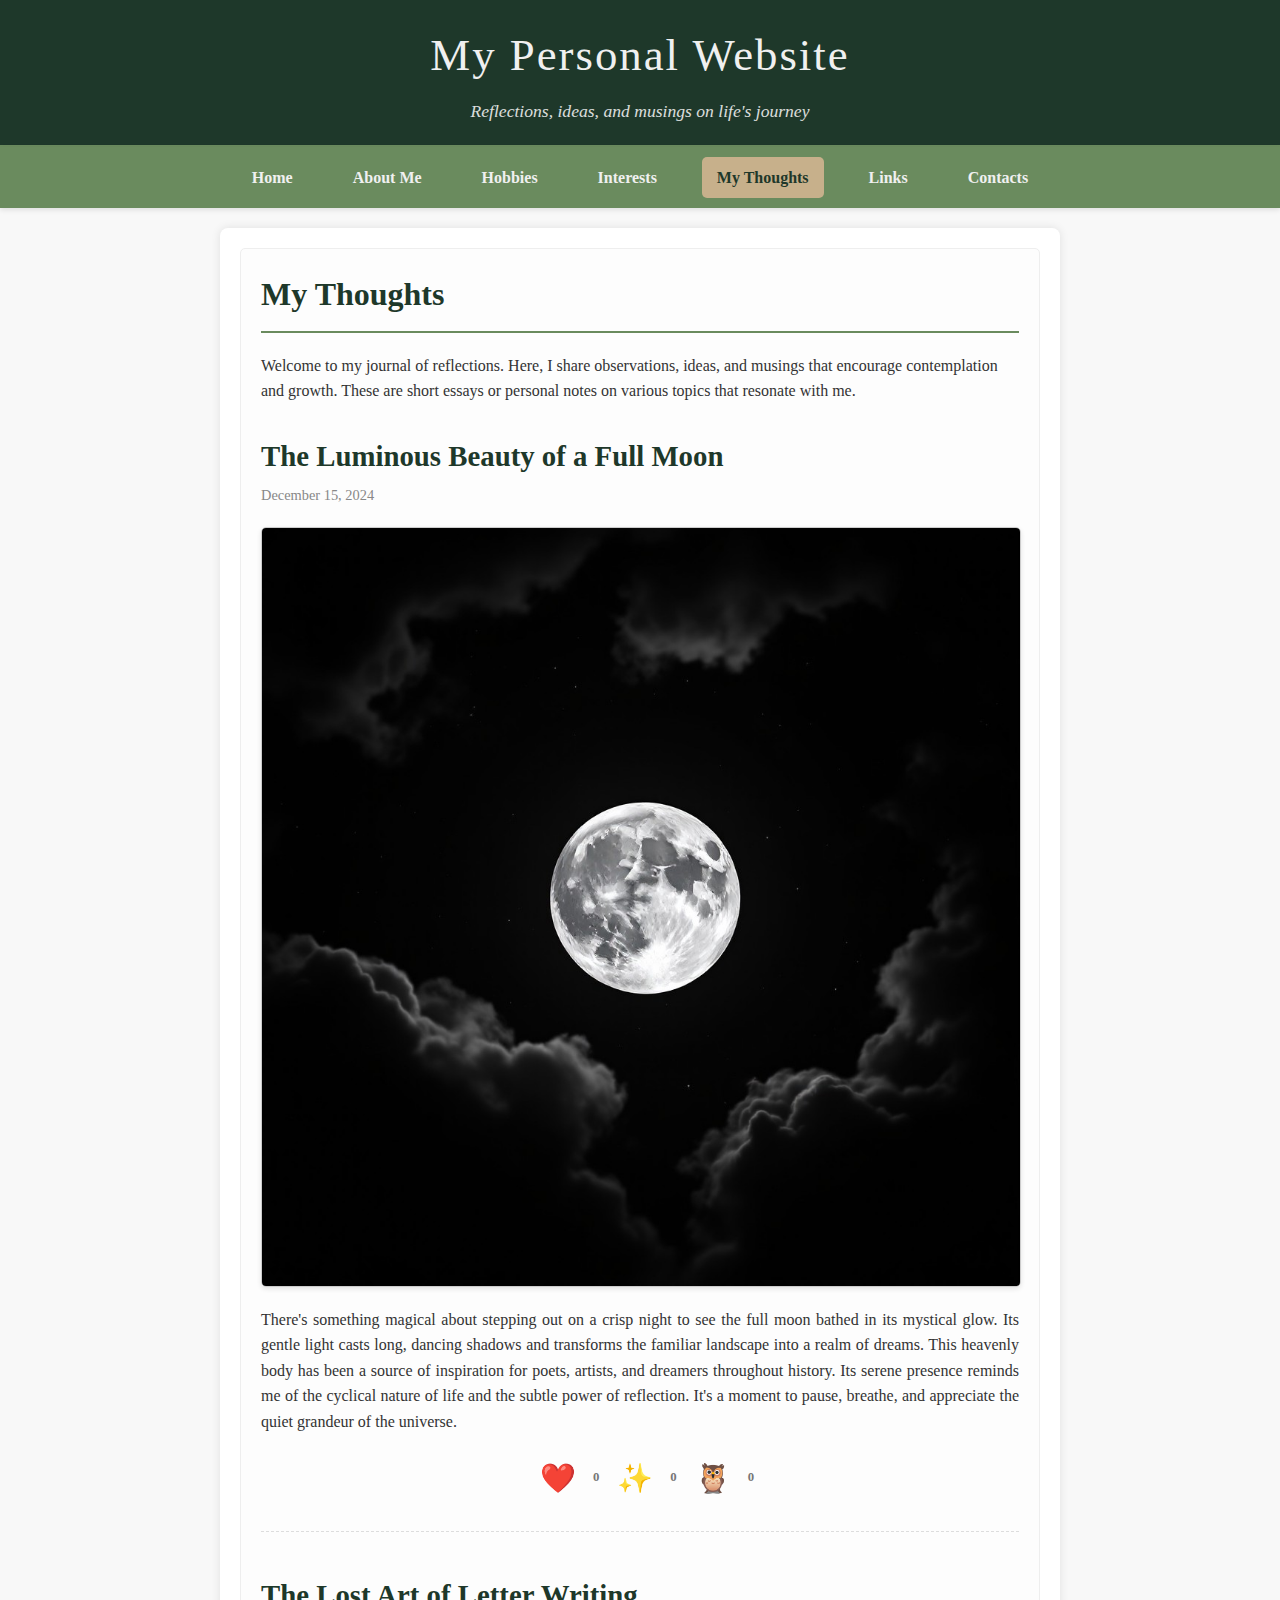
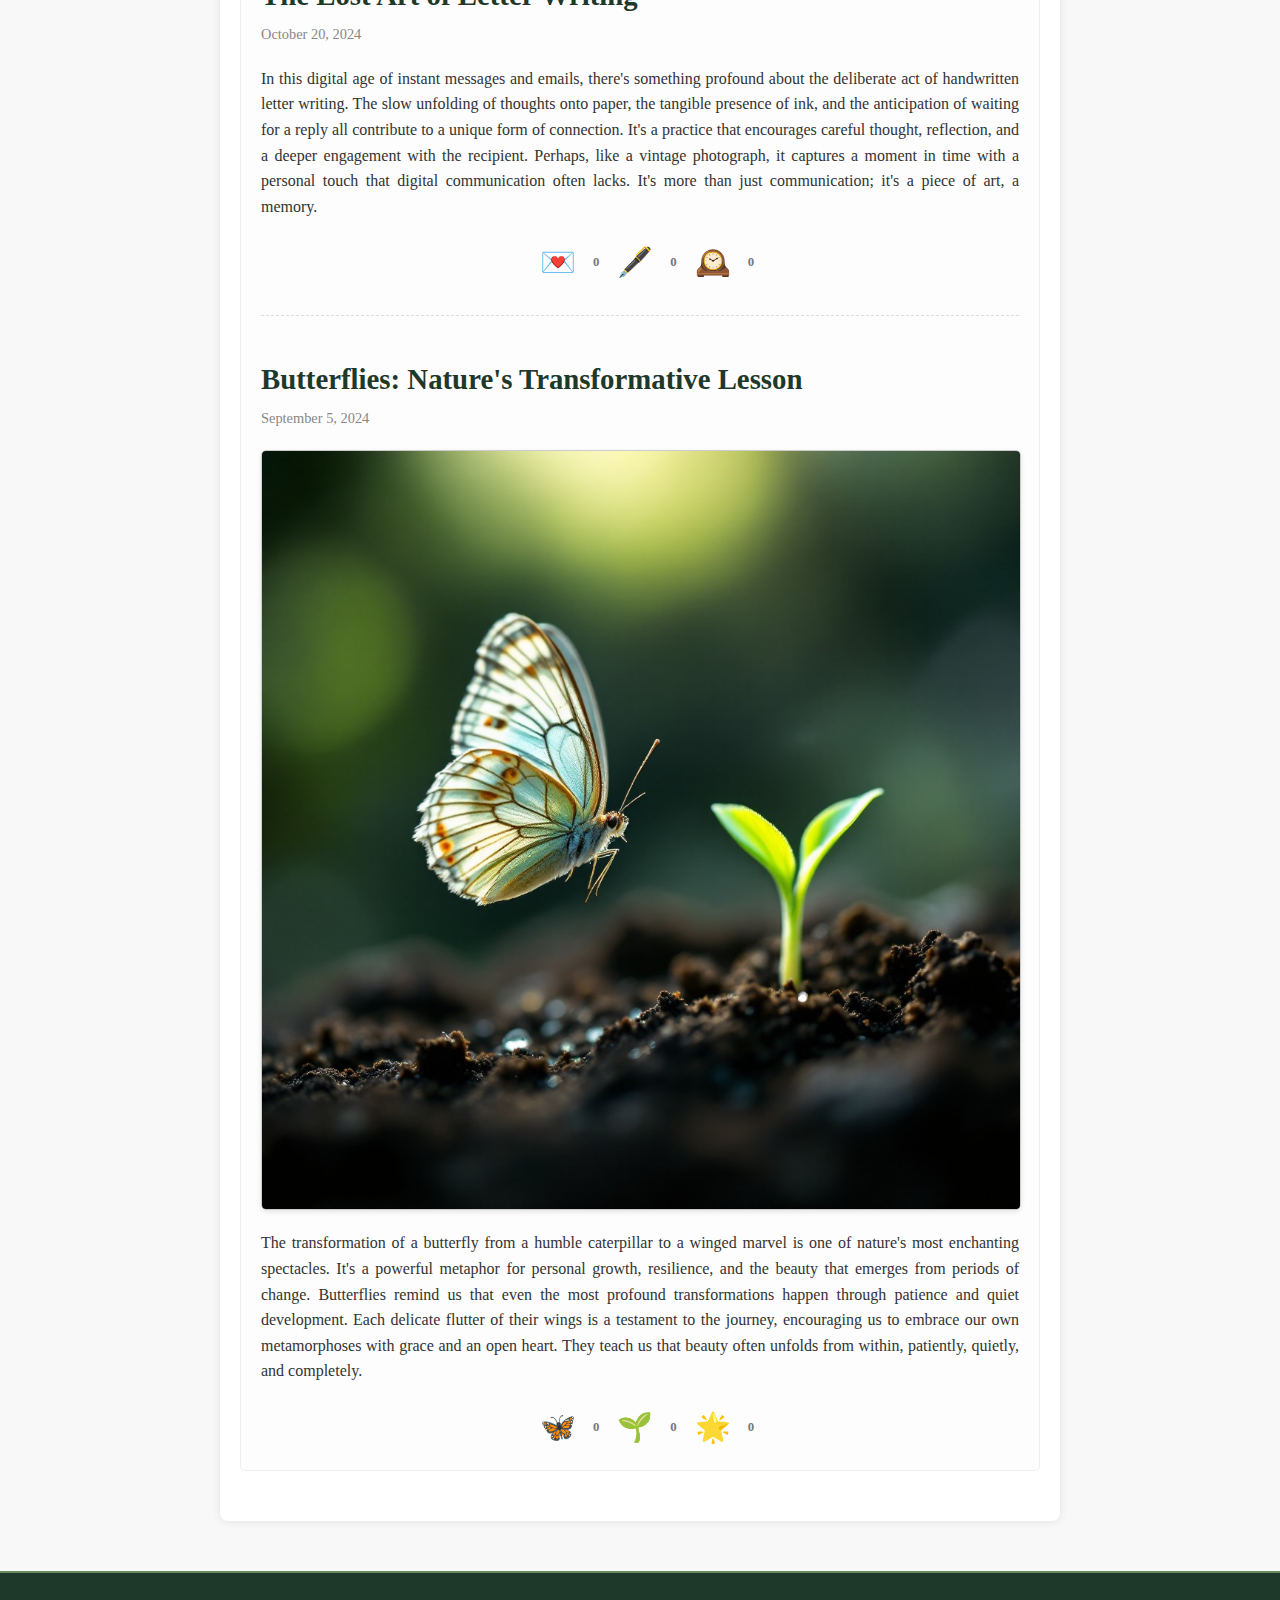
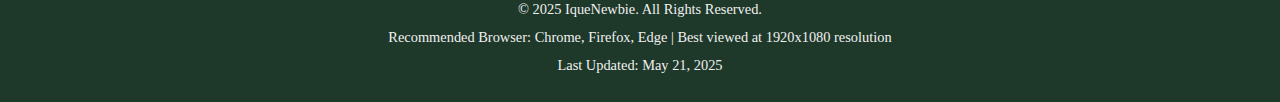
<file: mythoughts.html>
<!DOCTYPE html>
<html>
<head>


    <style>
        /* Basic Reset & Body Styling */
        body {
            margin: 0;
            font-family: 'Georgia', serif;
            line-height: 1.6;
            color: #333; /* A soft dark color for text */
            background-color: #f8f8f8; /* Light background for contrast */
            display: flex;
            flex-direction: column;
            min-height: 100vh; /* Ensures footer is at bottom */
        }

        /* Dark Green Theme Color */
        :root {
            --dark-green: #1e382a;
            --light-green: #6a8b5e; /* Complementary light green */
            --muted-gold: #c7b08b; /* Muted gold/cream for accents */
            --dusty-rose: #a7888b; /* Optional dusty rose accent */
            --text-color: #333;
            --white-text: #f0f0f0; /* For text on dark backgrounds */
        }

        /* Header Styling */
        header {
            background-color: var(--dark-green);
            color: var(--white-text);
            padding: 20px 0;
            text-align: center;
            border-bottom: 2px solid var(--light-green);
            box-shadow: 0 2px 5px rgba(0,0,0,0.2);
        }

        header h1 {
            margin: 0;
            font-size: 2.8em;
            letter-spacing: 2px;
            font-weight: normal;
        }

        header p {
            margin: 5px 0 0;
            font-size: 1.1em;
            opacity: 0.9;
        }

        /* Navigation Styling */
        nav {
            background-color: var(--light-green);
            padding: 10px 0;
            text-align: center;
            box-shadow: 0 2px 5px rgba(0,0,0,0.1);
        }

        nav ul {
            list-style: none;
            padding: 0;
            margin: 0;
            display: flex; /* For horizontal navigation */
            justify-content: center;
            flex-wrap: wrap; /* Allows items to wrap on smaller screens */
        }

        nav ul li {
            margin: 0 15px;
        }

        nav ul li a {
            text-decoration: none;
            color: var(--white-text);
            font-weight: bold;
            padding: 8px 15px;
            display: block;
            transition: background-color 0.3s ease, color 0.3s ease;
            border-radius: 5px; /* Slightly rounded corners for buttons */
        }

        nav ul li a:hover,
        nav ul li a.active { /* 'active' class for the current page */
            background-color: var(--muted-gold);
            color: var(--dark-green);
        }

        /* Main Content Area */
        main {
            padding: 20px;
            max-width: 800px; /* Slightly narrower for blog content */
            margin: 20px auto;
            background-color: #fff;
            border-radius: 8px;
            box-shadow: 0 0 10px rgba(0,0,0,0.1);
            flex-grow: 1; /* Allows main content to expand */
        }

        section {
            margin-bottom: 30px;
            padding: 20px;
            border: 1px solid #eee;
            border-radius: 5px;
            background-color: #fdfdfd;
        }

        section h2 {
            color: var(--dark-green);
            font-size: 2em;
            border-bottom: 2px solid var(--light-green);
            padding-bottom: 10px;
            margin-top: 0;
            margin-bottom: 20px;
        }

        /* Thought Entry Styling */
        .thought-entry {
            margin-bottom: 40px;
            border-bottom: 1px dashed #ddd; /* Separator between entries */
            padding-bottom: 30px;
        }

        .thought-entry:last-of-type {
            border-bottom: none; /* No border for the last entry */
            padding-bottom: 0;
            margin-bottom: 0;
        }

        .thought-entry h3 {
            color: var(--dark-green);
            font-size: 1.8em;
            margin-bottom: 5px;
        }

        .thought-entry .date {
            font-size: 0.9em;
            color: #888;
            margin-bottom: 20px;
            display: block; /* Ensures date is on its own line */
        }

        .thought-entry img {
            max-width: 100%;
            height: auto;
            display: block;
            margin: 20px auto; /* Center image */
            border-radius: 5px;
            border: 1px solid #ccc;
            box-shadow: 0 2px 5px rgba(0,0,0,0.1);
            transition: transform 0.3s ease;
        }

        .thought-entry img:hover {
            transform: scale(1.01);
        }

        .thought-entry p {
            margin-bottom: 1em;
            text-align: justify; /* Justify text for a more formal look */
        }

        /* --- NEW/UPDATED CSS for Emojis --- */
        .emoji-reactions {
            margin-top: 20px;
            text-align: center; /* Center the emojis */
        }

        .emoji-button {
            background: none;
            border: 1px solid transparent; /* subtle border */
            font-size: 1.8em; /* Make emojis bigger */
            cursor: pointer;
            margin: 0 5px;
            padding: 5px 8px; /* Slightly more padding */
            border-radius: 5px;
            transition: background-color 0.2s ease, border-color 0.2s ease, transform 0.1s ease;
            vertical-align: middle; /* Align emoji with text */
        }

        .emoji-button:hover {
            background-color: var(--muted-gold);
            border-color: var(--light-green);
            transform: translateY(-2px); /* Slight lift */
        }

        .emoji-button.reacted { /* Style for when an emoji is "reacted" to */
            background-color: var(--light-green);
            border-color: var(--dark-green);
            color: var(--white-text);
            box-shadow: 0 2px 5px rgba(0,0,0,0.2);
        }
        /* Specific override for emoji text color if parent is dark: */
        .emoji-button.reacted .emoji-icon {
            color: var(--white-text); /* Ensure the emoji itself is readable on dark background */
        }


        .emoji-count {
            font-size: 0.8em;
            color: #777;
            margin-left: 3px;
            vertical-align: middle;
            font-weight: bold;
        }
        /* --- END NEW/UPDATED CSS --- */

        /* Footer Styling */
        footer {
            background-color: var(--dark-green);
            color: var(--white-text);
            text-align: center;
            padding: 20px;
            margin-top: 30px;
            border-top: 2px solid var(--light-green);
        }

        footer p {
            margin: 5px 0;
            font-size: 0.9em;
        }

        /* Responsive Design */
        @media (max-width: 768px) {
            header h1 {
                font-size: 2em;
            }

            nav ul {
                flex-direction: column;
                align-items: center;
            }

            nav ul li {
                margin: 5px 0;
            }

            main {
                margin: 10px auto;
                padding: 15px;
            }
        }
    </style>
</head>
<body>

    <header>
        <h1>My Personal Website</h1>
        <p><i>Reflections, ideas, and musings on life's journey</i></p>
    </header>

    <nav>
        <ul>
            <li><a href="index.html">Home</a></li>
            <li><a href="about.html">About Me</a></li>
            <li><a href="hobbies.html">Hobbies</a></li>
            <li><a href="interests.html">Interests</a></li>
            <li><a href="mythoughts.html" class="active">My Thoughts</a></li>
            <li><a href="links.html">Links</a></li>
            <li><a href="contact.html">Contacts</a></li>
        </ul>
    </nav>

    <main>
        <section>
            <h2>My Thoughts</h2>
            <p>Welcome to my journal of reflections. Here, I share observations, ideas, and musings that encourage contemplation and growth. These are short essays or personal notes on various topics that resonate with me.</p>

            <div class="thought-entry" data-post-id="full-moon-1">
                <h3>The Luminous Beauty of a Full Moon</h3>
                <span class="date">December 15, 2024</span>
                <img src="/image/night.jpg" alt="A bright full moon in a night sky">
                <p>There's something magical about stepping out on a crisp night to see the full moon bathed in its mystical glow. Its gentle light casts long, dancing shadows and transforms the familiar landscape into a realm of dreams. This heavenly body has been a source of inspiration for poets, artists, and dreamers throughout history. Its serene presence reminds me of the cyclical nature of life and the subtle power of reflection. It's a moment to pause, breathe, and appreciate the quiet grandeur of the universe.</p>
                <div class="emoji-reactions" data-reacted-emoji=""> <button class="emoji-button" data-emoji="❤️"><span class="emoji-icon">❤️</span></button><span class="emoji-count">0</span>
                    <button class="emoji-button" data-emoji="✨"><span class="emoji-icon">✨</span></button><span class="emoji-count">0</span>
                    <button class="emoji-button" data-emoji="🦉"><span class="emoji-icon">🦉</span></button><span class="emoji-count">0</span>
                </div>
            </div>

            <div class="thought-entry" data-post-id="letter-writing-2">
                <h3>The Lost Art of Letter Writing</h3>
                <span class="date">October 20, 2024</span>
                <p>In this digital age of instant messages and emails, there's something profound about the deliberate act of handwritten letter writing. The slow unfolding of thoughts onto paper, the tangible presence of ink, and the anticipation of waiting for a reply all contribute to a unique form of connection. It's a practice that encourages careful thought, reflection, and a deeper engagement with the recipient. Perhaps, like a vintage photograph, it captures a moment in time with a personal touch that digital communication often lacks. It's more than just communication; it's a piece of art, a memory.</p>
                <div class="emoji-reactions" data-reacted-emoji="">
                    <button class="emoji-button" data-emoji="💌"><span class="emoji-icon">💌</span></button><span class="emoji-count">0</span>
                    <button class="emoji-button" data-emoji="🖋️"><span class="emoji-icon">🖋️</span></button><span class="emoji-count">0</span>
                    <button class="emoji-button" data-emoji="🕰️"><span class="emoji-icon">🕰️</span></button><span class="emoji-count">0</span>
                </div>
            </div>

            <div class="thought-entry" data-post-id="butterflies-3">
                <h3>Butterflies: Nature's Transformative Lesson</h3>
                <span class="date">September 5, 2024</span>
                <img src="/img/growth.jpg" alt="Butterfly preparing for flight--a new start">
                <p>The transformation of a butterfly from a humble caterpillar to a winged marvel is one of nature's most enchanting spectacles. It's a powerful metaphor for personal growth, resilience, and the beauty that emerges from periods of change. Butterflies remind us that even the most profound transformations happen through patience and quiet development. Each delicate flutter of their wings is a testament to the journey, encouraging us to embrace our own metamorphoses with grace and an open heart. They teach us that beauty often unfolds from within, patiently, quietly, and completely.</p>
                <div class="emoji-reactions" data-reacted-emoji="">
                    <button class="emoji-button" data-emoji="🦋"><span class="emoji-icon">🦋</span></button><span class="emoji-count">0</span>
                    <button class="emoji-button" data-emoji="🌱"><span class="emoji-icon">🌱</span></button><span class="emoji-count">0</span>
                    <button class="emoji-button" data-emoji="🌟"><span class="emoji-icon">🌟</span></button><span class="emoji-count">0</span>
                </div>
            </div>

        </section>
    </main>

    <footer>
        <p>&copy; 2025 IqueNewbie. All Rights Reserved.</p>
        <p>Recommended Browser: Chrome, Firefox, Edge | Best viewed at 1920x1080 resolution</p>
        <p>Last Updated: May 21, 2025</p>
    </footer>

</script>
</body>
</html>
</file>
